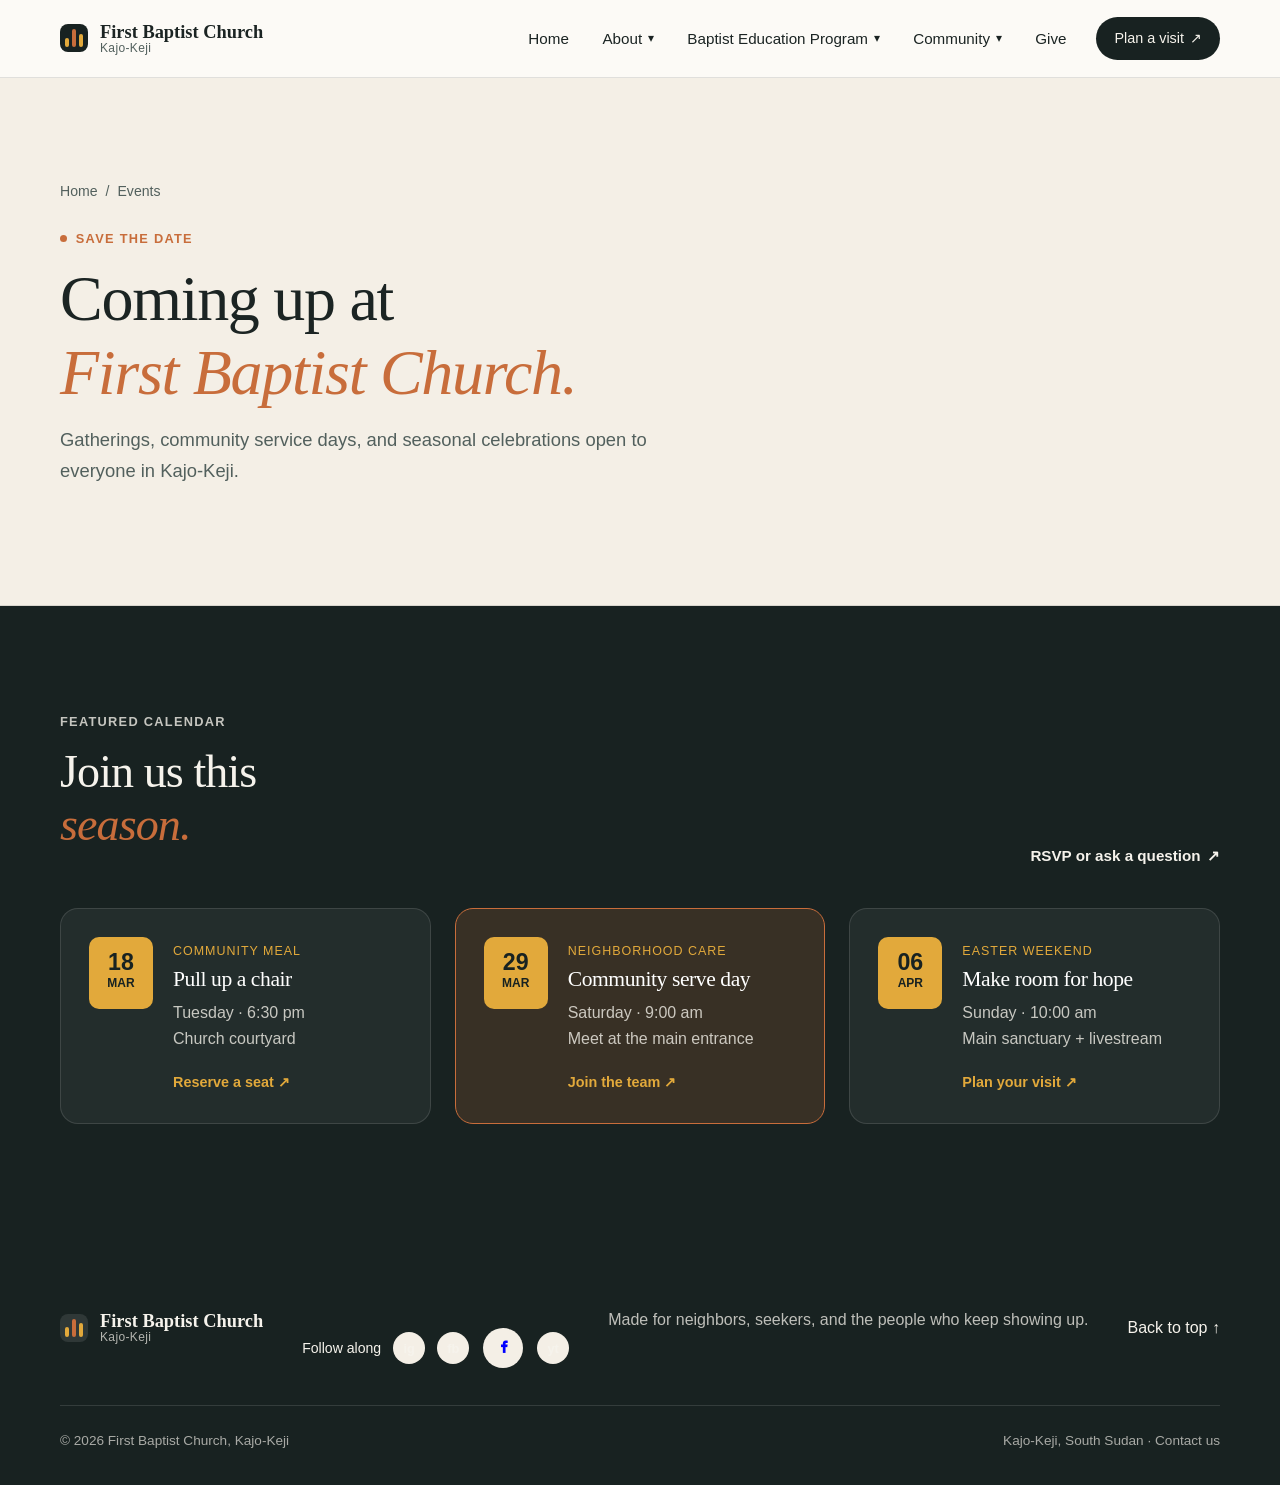
<file: pages/events.html>
<!doctype html>
<html lang="en">
<head>
  <meta charset="utf-8">
  <meta name="viewport" content="width=device-width, initial-scale=1">
  <meta name="description" content="Upcoming community meals, service days, and seasonal events at First Baptist Church, Kajo-Keji.">
  <title>Events — First Baptist Church, Kajo-Keji</title>
  <link rel="icon" type="image/png" href="../image/FBC-Logo.png" width="21" height="21" />
  <link rel="stylesheet" href="https://cdnjs.cloudflare.com/ajax/libs/font-awesome/4.7.0/css/font-awesome.min.css">
  <link rel="stylesheet" href="../styles.css">
</head>
<body>
  <a class="skip-link" href="#main-content">Skip to content</a>

  <header class="site-header" id="top">
    <div class="container header-inner">
      <a class="brand" href="../index.html" aria-label="First Baptist Church, Kajo-Keji home">
        <span class="brand-mark" aria-hidden="true"><span></span><span></span><span></span></span>
        <span class="brand-copy"><strong>First Baptist Church</strong><small>Kajo-Keji</small></span>
      </a>
      <button class="menu-toggle" type="button" aria-expanded="false" aria-controls="site-nav">
        <span></span><span></span><span></span><b class="sr-only">Open navigation</b>
      </button>
      <nav class="site-nav" id="site-nav" aria-label="Primary navigation">
        <a href="../index.html">Home</a>
        <div class="nav-dropdown">
          <button class="dropdown-trigger" type="button" aria-expanded="false" aria-haspopup="true">
            About <span class="chevron" aria-hidden="true">▾</span>
          </button>
          <div class="dropdown-menu" role="menu">
            <a href="our-story.html" role="menuitem">Our Story &amp; Mission</a>
            <a href="vision.html" role="menuitem">Vision</a>
            <a href="../index.html#beliefs" role="menuitem">Core Beliefs</a>
            <a href="plan-visit.html" role="menuitem">New Here? Plan a Visit</a>
          </div>
        </div>


        <div class="nav-dropdown">
          <button class="dropdown-trigger" type="button" aria-expanded="false" aria-haspopup="true">
            Baptist Education Program <span class="chevron" aria-hidden="true">▾</span>
          </button>
          <div class="dropdown-menu" role="menu">
            <a href="pages/nurseryprimary.html" role="menuitem">Nursery &amp; Primary School</a>
            <a href="pages/primary.html" role="menuitem">Primary School </a>
            <a href="pages/ebca.html" role="menuitem">Secondary School</a>
            <a href="pages/ecu.html" role="menuitem">ECU University</a>
          </div>
        </div>


        <div class="nav-dropdown">
          <button class="dropdown-trigger" type="button" aria-expanded="false" aria-haspopup="true">
            Community <span class="chevron" aria-hidden="true">▾</span>
          </button>
          <div class="dropdown-menu" role="menu">
            <a href="gatherings.html" role="menuitem">Weekly Gatherings</a>
            <a href="ministries.html" role="menuitem">Ministries &amp; Groups</a>
            <a href="events.html" class="active" role="menuitem">Upcoming Events</a>
          </div>
        </div>
        <a href="../index.html#giving">Give</a>
        <a href="plan-visit.html" class="nav-cta">Plan a visit <span aria-hidden="true">↗</span></a>
      </nav>
    </div>
  </header>

  <main id="main-content">
    <section class="page-banner section-pad section-tint">
      <div class="container">
        <nav class="breadcrumb" aria-label="Breadcrumb"><a href="../index.html">Home</a> <span>/</span> <span>Events</span></nav>
        <p class="eyebrow"><span class="eyebrow-dot"></span> Save the date</p>
        <h1>Coming up at<br><em>First Baptist Church.</em></h1>
        <p class="lead">Gatherings, community service days, and seasonal celebrations open to everyone in Kajo-Keji.</p>
      </div>
    </section>

    <section class="events section-pad section-dark" id="events" aria-labelledby="events-title">
      <div class="container">
        <div class="events-top reveal">
          <div><p class="eyebrow eyebrow-light">Featured calendar</p><h2 id="events-title">Join us this<br><em>season.</em></h2></div>
          <a class="text-link text-link-light" href="../index.html#contact">RSVP or ask a question <span aria-hidden="true">↗</span></a>
        </div>
        <div class="event-grid">
          <article class="event-card reveal"><div class="event-date"><strong>18</strong><span>MAR</span></div><div><span class="event-type">Community meal</span><h3>Pull up a chair</h3><p>Tuesday · 6:30 pm<br>Church courtyard</p><a href="../index.html#contact">Reserve a seat <span aria-hidden="true">↗</span></a></div></article>
          <article class="event-card event-card-accent reveal reveal-delay"><div class="event-date"><strong>29</strong><span>MAR</span></div><div><span class="event-type">Neighborhood care</span><h3>Community serve day</h3><p>Saturday · 9:00 am<br>Meet at the main entrance</p><a href="../index.html#contact">Join the team <span aria-hidden="true">↗</span></a></div></article>
          <article class="event-card reveal reveal-delay-2"><div class="event-date"><strong>06</strong><span>APR</span></div><div><span class="event-type">Easter weekend</span><h3>Make room for hope</h3><p>Sunday · 10:00 am<br>Main sanctuary + livestream</p><a href="../index.html#contact">Plan your visit <span aria-hidden="true">↗</span></a></div></article>
        </div>
      </div>
    </section>
  </main>

  <footer class="site-footer">
    <div class="container footer-inner">
      <a class="brand footer-brand" href="../index.html">
        <span class="brand-mark" aria-hidden="true"><span></span><span></span><span></span></span>
        <span class="brand-copy"><strong>First Baptist Church</strong><small>Kajo-Keji</small></span>
      </a>


    <div class="social-row">
            <span>Follow along</span>
            <a href="#contact" aria-label="Instagram">ig</a>
            <a href="#contact" aria-label="Facebook">fb</a>
            <!-- Add font awesome icons -->
            <a href="https://www.facebook.com/share/19hE2TgLnS/" class="fa fa-facebook"></a>

            <a href="#contact" aria-label="YouTube">yt</a>
    </div>


      
      <p>Made for neighbors, seekers, and the people who keep showing up.</p>
      <a href="#top" class="back-top">Back to top ↑</a>
    </div>
    <div class="container footer-bottom">
      <span>© 2026 First Baptist Church, Kajo-Keji</span>
      <span>Kajo-Keji, South Sudan · <a href="../index.html#contact">Contact us</a></span>
    </div>
  </footer>
  <script src="../script.js"></script>
</body>
</html>
</file>
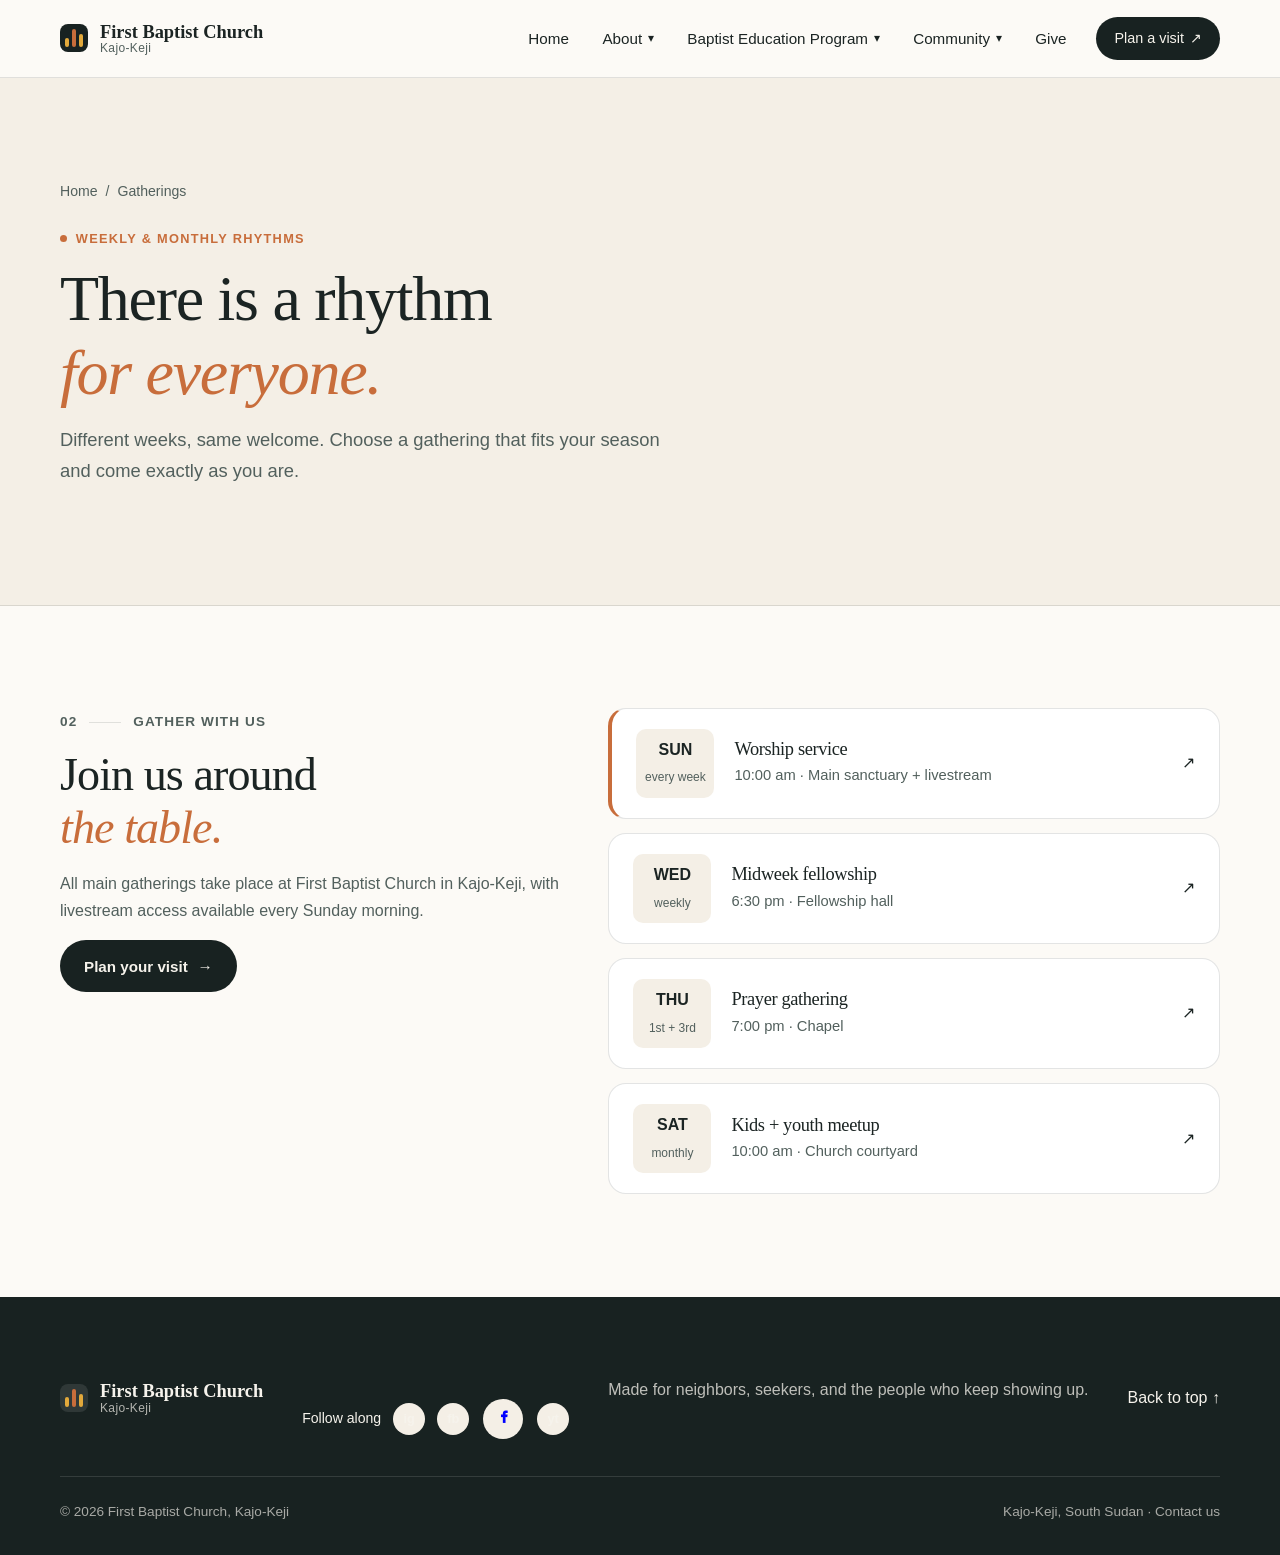
<file: pages/gatherings.html>
<!doctype html>
<html lang="en">
<head>
  <meta charset="utf-8">
  <meta name="viewport" content="width=device-width, initial-scale=1">
  <meta name="description" content="Weekly worship services and community gathering times at First Baptist Church, Kajo-Keji.">
  <title>Gatherings — First Baptist Church, Kajo-Keji</title>
 <link rel="icon" type="image/png" href="../image/FBC-Logo.png" width="21" height="21" />
  <link rel="stylesheet" href="https://cdnjs.cloudflare.com/ajax/libs/font-awesome/4.7.0/css/font-awesome.min.css">
  <link rel="stylesheet" href="../styles.css">
</head>
<body>
  <a class="skip-link" href="#main-content">Skip to content</a>

  <header class="site-header" id="top">
    <div class="container header-inner">
      <a class="brand" href="../index.html" aria-label="First Baptist Church, Kajo-Keji home">
        <span class="brand-mark" aria-hidden="true"><span></span><span></span><span></span></span>
        <span class="brand-copy"><strong>First Baptist Church</strong><small>Kajo-Keji</small></span>
      </a>
      <button class="menu-toggle" type="button" aria-expanded="false" aria-controls="site-nav">
        <span></span><span></span><span></span><b class="sr-only">Open navigation</b>
      </button>
      <nav class="site-nav" id="site-nav" aria-label="Primary navigation">
        <a href="../index.html">Home</a>
        <div class="nav-dropdown">
          <button class="dropdown-trigger" type="button" aria-expanded="false" aria-haspopup="true">
            About <span class="chevron" aria-hidden="true">▾</span>
          </button>
          <div class="dropdown-menu" role="menu">
            <a href="our-story.html" role="menuitem">Our Story &amp; Mission</a>
            <a href="vision.html" role="menuitem">Vision</a>
            <a href="../index.html#beliefs" role="menuitem">Core Beliefs</a>
            <a href="plan-visit.html" role="menuitem">New Here? Plan a Visit</a>
          </div>
        </div>


        <div class="nav-dropdown">
          <button class="dropdown-trigger" type="button" aria-expanded="false" aria-haspopup="true">
            Baptist Education Program <span class="chevron" aria-hidden="true">▾</span>
          </button>
          <div class="dropdown-menu" role="menu">
            <a href="pages/nurseryprimary.html" role="menuitem">Nursery &amp; Primary School</a>
            <a href="pages/primary.html" role="menuitem">Primary School </a>
            <a href="pages/ebca.html" role="menuitem">Secondary School</a>
            <a href="pages/ecu.html" role="menuitem">ECU University</a>
          </div>
        </div>

        <div class="nav-dropdown">
          <button class="dropdown-trigger" type="button" aria-expanded="false" aria-haspopup="true">
            Community <span class="chevron" aria-hidden="true">▾</span>
          </button>
          <div class="dropdown-menu" role="menu">
            <a href="gatherings.html" class="active" role="menuitem">Weekly Gatherings</a>
            <a href="ministries.html" role="menuitem">Ministries &amp; Groups</a>
            <a href="events.html" role="menuitem">Upcoming Events</a>
          </div>
        </div>
        <a href="../index.html#giving">Give</a>
        <a href="plan-visit.html" class="nav-cta">Plan a visit <span aria-hidden="true">↗</span></a>
      </nav>
    </div>
  </header>

  <main id="main-content">
    <section class="page-banner section-pad section-tint">
      <div class="container">
        <nav class="breadcrumb" aria-label="Breadcrumb"><a href="../index.html">Home</a> <span>/</span> <span>Gatherings</span></nav>
        <p class="eyebrow"><span class="eyebrow-dot"></span> Weekly &amp; monthly rhythms</p>
        <h1>There is a rhythm<br><em>for everyone.</em></h1>
        <p class="lead">Different weeks, same welcome. Choose a gathering that fits your season and come exactly as you are.</p>
      </div>
    </section>

    <section class="gatherings section-pad" id="gatherings" aria-labelledby="gatherings-title">
      <div class="container gatherings-grid">
        <div class="gatherings-copy reveal">
          <div class="section-kicker"><span>02</span><span class="kicker-rule"></span><span>Gather with us</span></div>
          <h2 id="gatherings-title">Join us around<br><em>the table.</em></h2>
          <p>All main gatherings take place at First Baptist Church in Kajo-Keji, with livestream access available every Sunday morning.</p>
          <a class="button button-dark" href="plan-visit.html">Plan your visit <span aria-hidden="true">→</span></a>
        </div>
        <div class="schedule reveal reveal-delay" role="list">
          <article class="schedule-row featured-row" role="listitem"><div class="day-badge"><strong>SUN</strong><span>every week</span></div><div><h3>Worship service</h3><p>10:00 am · Main sanctuary + livestream</p></div><span class="row-arrow" aria-hidden="true">↗</span></article>
          <article class="schedule-row" role="listitem"><div class="day-badge"><strong>WED</strong><span>weekly</span></div><div><h3>Midweek fellowship</h3><p>6:30 pm · Fellowship hall</p></div><span class="row-arrow" aria-hidden="true">↗</span></article>
          <article class="schedule-row" role="listitem"><div class="day-badge"><strong>THU</strong><span>1st + 3rd</span></div><div><h3>Prayer gathering</h3><p>7:00 pm · Chapel</p></div><span class="row-arrow" aria-hidden="true">↗</span></article>
          <article class="schedule-row" role="listitem"><div class="day-badge"><strong>SAT</strong><span>monthly</span></div><div><h3>Kids + youth meetup</h3><p>10:00 am · Church courtyard</p></div><span class="row-arrow" aria-hidden="true">↗</span></article>
        </div>
      </div>
    </section>
  </main>

  <footer class="site-footer">
    <div class="container footer-inner">
      <a class="brand footer-brand" href="../index.html">
        <span class="brand-mark" aria-hidden="true"><span></span><span></span><span></span></span>
        <span class="brand-copy"><strong>First Baptist Church</strong><small>Kajo-Keji</small></span>
      </a>

    <div class="social-row">
            <span>Follow along</span>
            <a href="#contact" aria-label="Instagram">ig</a>
            <a href="#contact" aria-label="Facebook">fb</a>
            <!-- Add font awesome icons -->
            <a href="https://www.facebook.com/share/19hE2TgLnS/" class="fa fa-facebook"></a>

            <a href="#contact" aria-label="YouTube">yt</a>
    </div>


      <p>Made for neighbors, seekers, and the people who keep showing up.</p>
      <a href="#top" class="back-top">Back to top ↑</a>
    </div>
    <div class="container footer-bottom">
      <span>© 2026 First Baptist Church, Kajo-Keji</span>
      <span>Kajo-Keji, South Sudan · <a href="../index.html#contact">Contact us</a></span>
    </div>
  </footer>
  <script src="../script.js"></script>
</body>
</html>
</file>
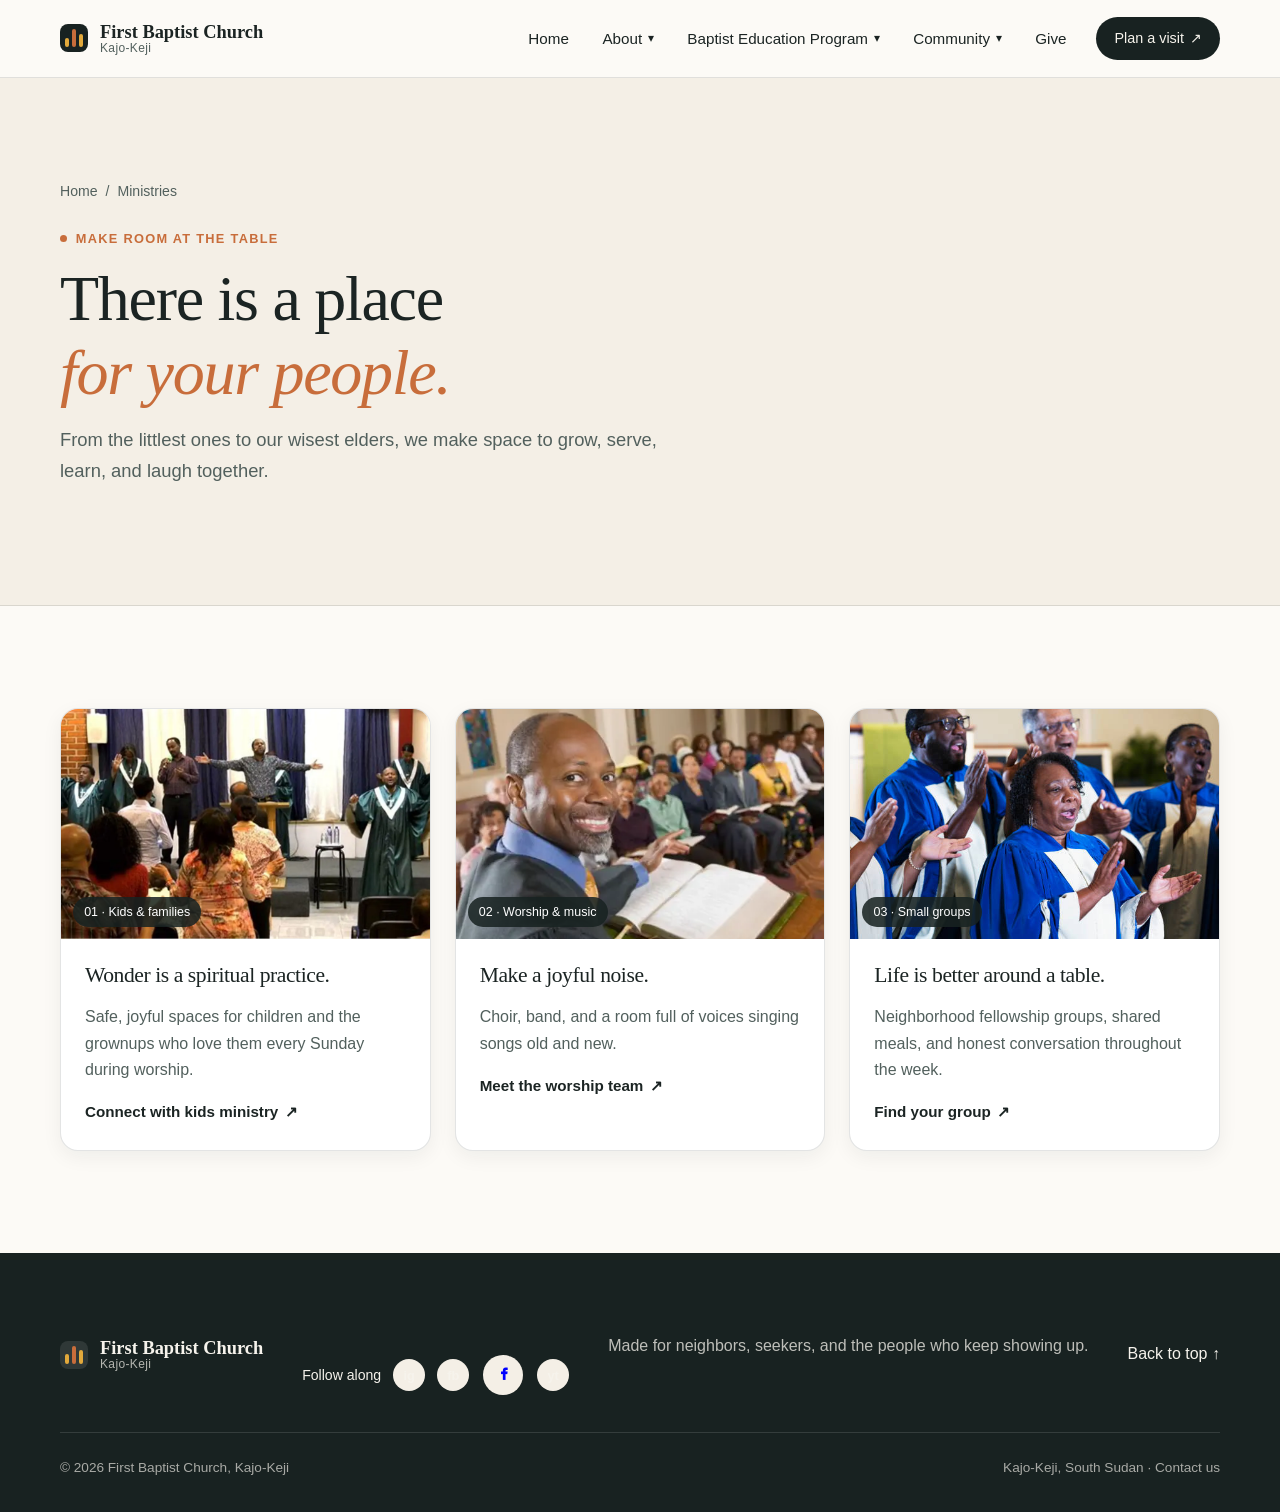
<file: pages/ministries.html>
<!doctype html>
<html lang="en">
<head>
  <meta charset="utf-8">
  <meta name="viewport" content="width=device-width, initial-scale=1">
  <meta name="description" content="Kids, music, and small group ministries at First Baptist Church, Kajo-Keji.">
  <title>Ministries — First Baptist Church, Kajo-Keji</title>
  <link rel="icon" type="image/png" href="../image/FBC-Logo.png" width="21" height="21" />
  <link rel="stylesheet" href="https://cdnjs.cloudflare.com/ajax/libs/font-awesome/4.7.0/css/font-awesome.min.css">
  <link rel="stylesheet" href="../styles.css">
</head>
<body>
  <a class="skip-link" href="#main-content">Skip to content</a>

  <header class="site-header" id="top">
    <div class="container header-inner">
      <a class="brand" href="../index.html" aria-label="First Baptist Church, Kajo-Keji home">
        <span class="brand-mark" aria-hidden="true"><span></span><span></span><span></span></span>
        <span class="brand-copy"><strong>First Baptist Church</strong><small>Kajo-Keji</small></span>
      </a>
      <button class="menu-toggle" type="button" aria-expanded="false" aria-controls="site-nav">
        <span></span><span></span><span></span><b class="sr-only">Open navigation</b>
      </button>
      <nav class="site-nav" id="site-nav" aria-label="Primary navigation">
        <a href="../index.html">Home</a>
        <div class="nav-dropdown">
          <button class="dropdown-trigger" type="button" aria-expanded="false" aria-haspopup="true">
            About <span class="chevron" aria-hidden="true">▾</span>
          </button>
          <div class="dropdown-menu" role="menu">
            <a href="our-story.html" role="menuitem">Our Story &amp; Mission</a>
            <a href="vision.html" role="menuitem">Vision</a>
            <a href="../index.html#beliefs" role="menuitem">Core Beliefs</a>
            <a href="plan-visit.html" role="menuitem">New Here? Plan a Visit</a>
          </div>
        </div>


        <div class="nav-dropdown">
          <button class="dropdown-trigger" type="button" aria-expanded="false" aria-haspopup="true">
            Baptist Education Program <span class="chevron" aria-hidden="true">▾</span>
          </button>
          <div class="dropdown-menu" role="menu">
            <a href="pages/nurseryprimary.html" role="menuitem">Nursery &amp; Primary School</a>
            <a href="pages/primary.html" role="menuitem">Primary School </a>
            <a href="pages/ebca.html" role="menuitem">Secondary School</a>
            <a href="pages/ecu.html" role="menuitem">ECU University</a>
          </div>
        </div>


        <div class="nav-dropdown">
          <button class="dropdown-trigger" type="button" aria-expanded="false" aria-haspopup="true">
            Community <span class="chevron" aria-hidden="true">▾</span>
          </button>
          <div class="dropdown-menu" role="menu">
            <a href="gatherings.html" role="menuitem">Weekly Gatherings</a>
            <a href="ministries.html" class="active" role="menuitem">Ministries &amp; Groups</a>
            <a href="events.html" role="menuitem">Upcoming Events</a>
          </div>
        </div>
        <a href="../index.html#giving">Give</a>
        <a href="plan-visit.html" class="nav-cta">Plan a visit <span aria-hidden="true">↗</span></a>
      </nav>
    </div>
  </header>

  <main id="main-content">
    <section class="page-banner section-pad section-tint">
      <div class="container">
        <nav class="breadcrumb" aria-label="Breadcrumb"><a href="../index.html">Home</a> <span>/</span> <span>Ministries</span></nav>
        <p class="eyebrow"><span class="eyebrow-dot"></span> Make room at the table</p>
        <h1>There is a place<br><em>for your people.</em></h1>
        <p class="lead">From the littlest ones to our wisest elders, we make space to grow, serve, learn, and laugh together.</p>
      </div>
    </section>

    <section class="ministries section-pad" id="ministries" aria-labelledby="ministries-title">
      <div class="container">
        <div class="ministry-grid">
          <article class="ministry-card ministry-card-large reveal">
            <div class="ministry-image"><img src="../image/4.webp" alt="Illustrated children learning together"><span class="image-label">01 · Kids &amp; families</span></div>
            <div class="ministry-card-body"><h3>Wonder is a spiritual practice.</h3><p>Safe, joyful spaces for children and the grownups who love them every Sunday during worship.</p><a href="../index.html#contact" class="arrow-link">Connect with kids ministry <span aria-hidden="true">↗</span></a></div>
          </article>
          <article class="ministry-card reveal reveal-delay">
            <div class="ministry-image"><img src="../image/OIP.webp" alt="Illustrated community music gathering"><span class="image-label">02 · Worship &amp; music</span></div>
            <div class="ministry-card-body"><h3>Make a joyful noise.</h3><p>Choir, band, and a room full of voices singing songs old and new.</p><a href="../index.html#contact" class="arrow-link">Meet the worship team <span aria-hidden="true">↗</span></a></div>
          </article>
          <article class="ministry-card reveal reveal-delay-2">
            <div class="ministry-image"><img src="../image/2.jpg" alt="Illustrated neighbors sharing a meal"><span class="image-label">03 · Small groups</span></div>
            <div class="ministry-card-body"><h3>Life is better around a table.</h3><p>Neighborhood fellowship groups, shared meals, and honest conversation throughout the week.</p><a href="../index.html#contact" class="arrow-link">Find your group <span aria-hidden="true">↗</span></a></div>
          </article>
        </div>
      </div>
    </section>
  </main>

  <footer class="site-footer">
    <div class="container footer-inner">
      <a class="brand footer-brand" href="../index.html">
        <span class="brand-mark" aria-hidden="true"><span></span><span></span><span></span></span>
        <span class="brand-copy"><strong>First Baptist Church</strong><small>Kajo-Keji</small></span>
      </a>


    <div class="social-row">
            <span>Follow along</span>
            <a href="#contact" aria-label="Instagram">ig</a>
            <a href="#contact" aria-label="Facebook">fb</a>
            <!-- Add font awesome icons -->
            <a href="https://www.facebook.com/share/19hE2TgLnS/" class="fa fa-facebook"></a>

            <a href="#contact" aria-label="YouTube">yt</a>
    </div>


      <p>Made for neighbors, seekers, and the people who keep showing up.</p>
      <a href="#top" class="back-top">Back to top ↑</a>
    </div>
    <div class="container footer-bottom">
      <span>© 2026 First Baptist Church, Kajo-Keji</span>
      <span>Kajo-Keji, South Sudan · <a href="../index.html#contact">Contact us</a></span>
    </div>
  </footer>
  <script src="../script.js"></script>
</body>
</html>
</file>
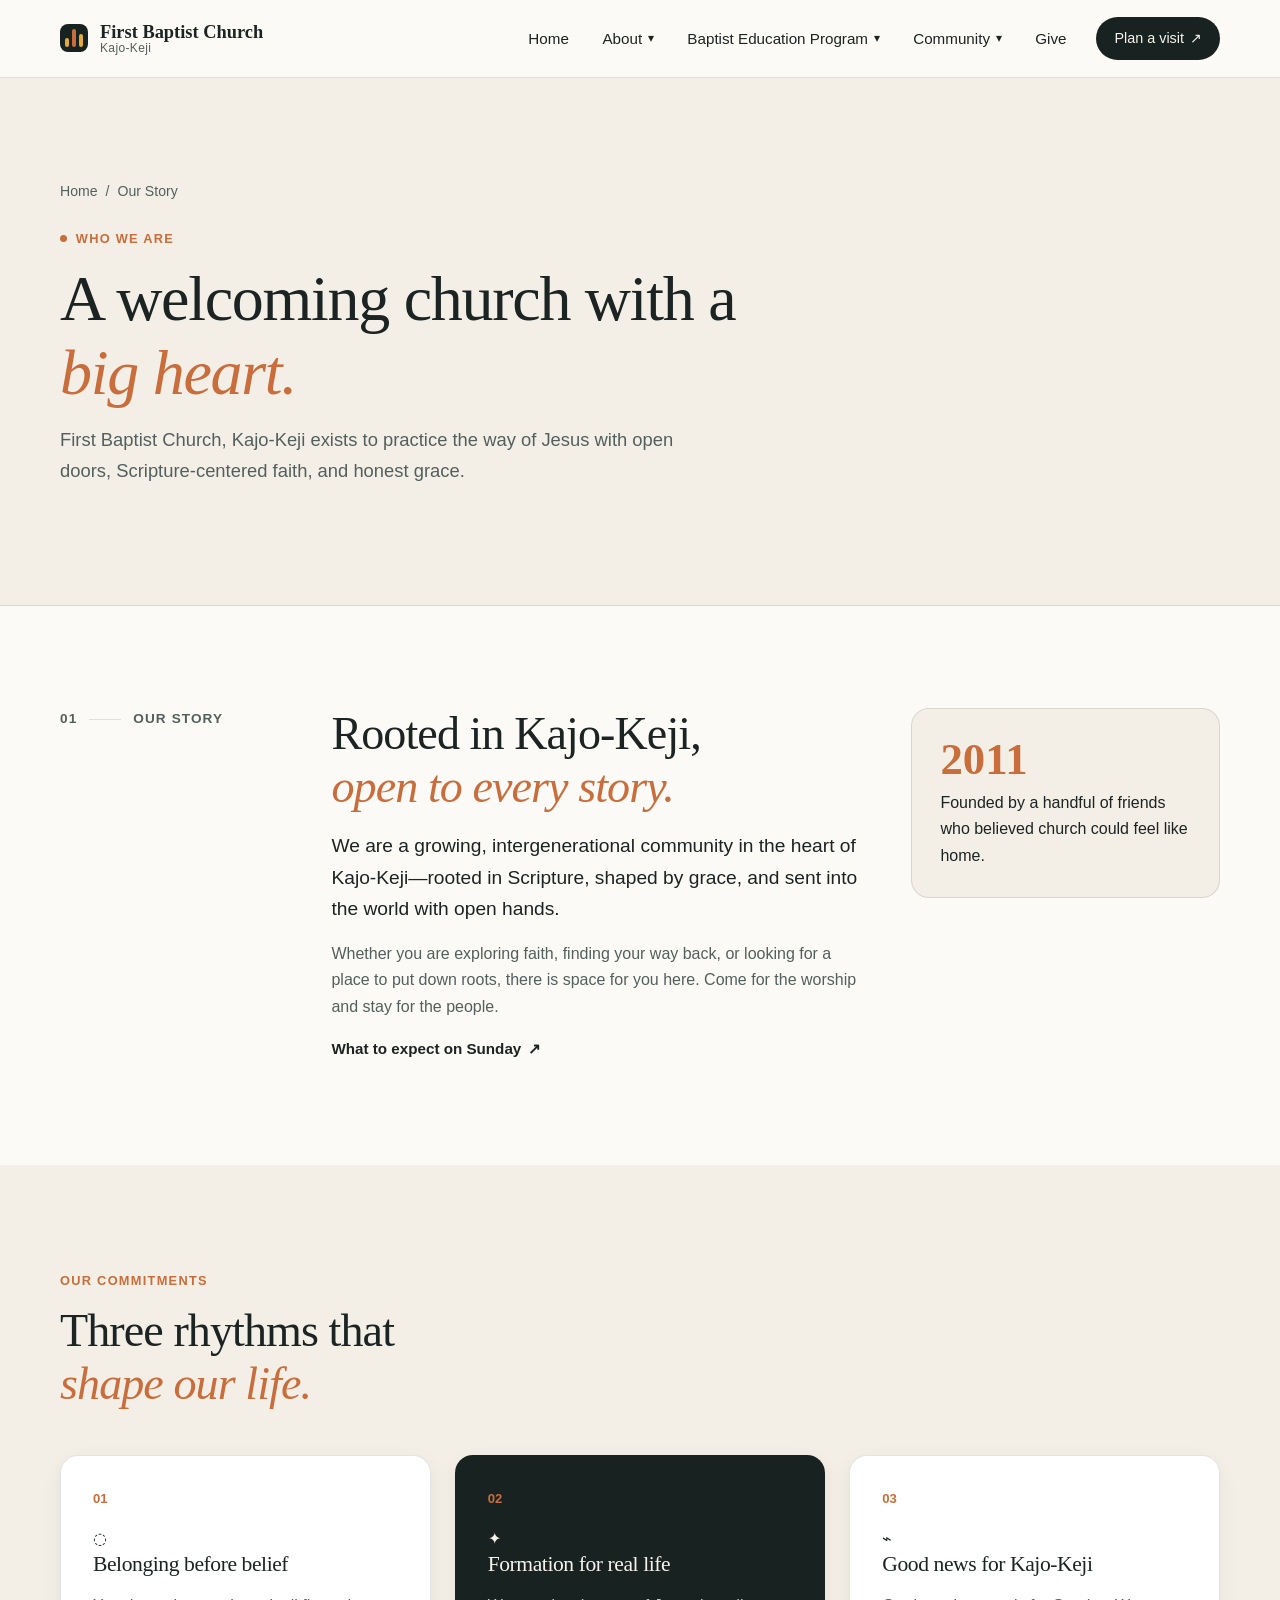
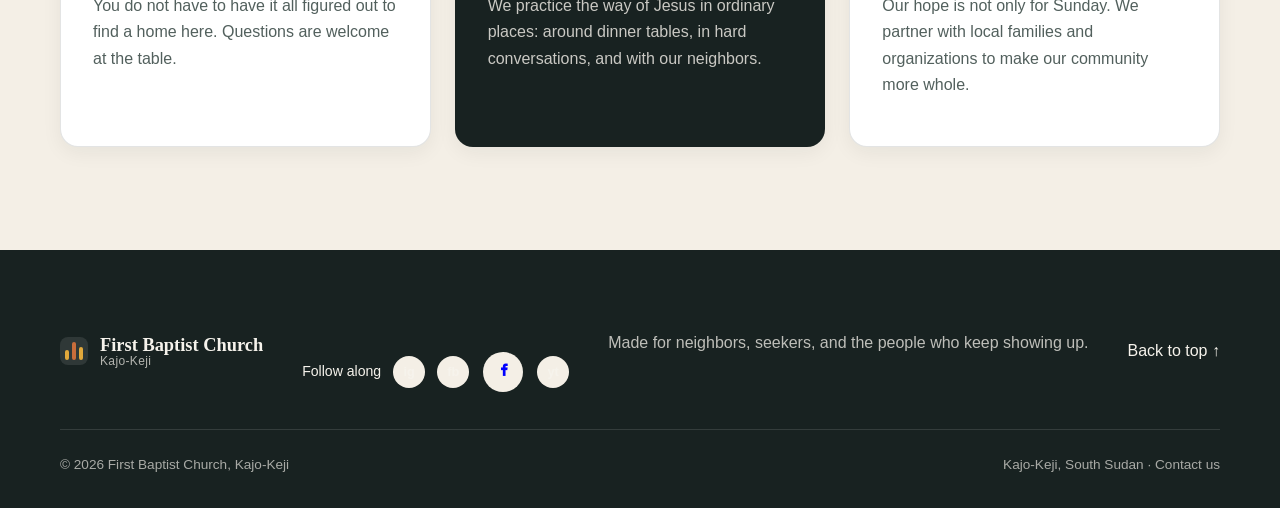
<file: pages/our-story.html>
<!doctype html>
<html lang="en">
<head>
  <meta charset="utf-8">
  <meta name="viewport" content="width=device-width, initial-scale=1">
  <meta name="description" content="Learn about First Baptist Church, Kajo-Keji's story, mission, and beliefs.">
  <title>Our Story — First Baptist Church, Kajo-Keji</title>
  <link rel="icon" type="image/png" href="../image/FBC-Logo.png" width="21" height="21" />
  <link rel="stylesheet" href="https://cdnjs.cloudflare.com/ajax/libs/font-awesome/4.7.0/css/font-awesome.min.css">
  <link rel="stylesheet" href="../styles.css">
</head>
<body>
  <a class="skip-link" href="#main-content">Skip to content</a>

  <header class="site-header" id="top">
    <div class="container header-inner">
      <a class="brand" href="../index.html" aria-label="First Baptist Church, Kajo-Keji home">
        <span class="brand-mark" aria-hidden="true"><span></span><span></span><span></span></span>
        <span class="brand-copy"><strong>First Baptist Church</strong><small>Kajo-Keji</small></span>
      </a>
      <button class="menu-toggle" type="button" aria-expanded="false" aria-controls="site-nav">
        <span></span><span></span><span></span><b class="sr-only">Open navigation</b>
      </button>
      <nav class="site-nav" id="site-nav" aria-label="Primary navigation">
        <a href="../index.html">Home</a>
        <div class="nav-dropdown">
          <button class="dropdown-trigger" type="button" aria-expanded="false" aria-haspopup="true">
            About <span class="chevron" aria-hidden="true">▾</span>
          </button>
          <div class="dropdown-menu" role="menu">
            <a href="our-story.html" class="active" role="menuitem">Our Story &amp; Mission</a>
            <a href="../index.html#beliefs" role="menuitem">Core Beliefs</a>
            <a href="vision.html" role="menuitem">Vision</a>
            <a href="plan-visit.html" role="menuitem">New Here? Plan a Visit</a>
          </div>
        </div>


        <div class="nav-dropdown">
          <button class="dropdown-trigger" type="button" aria-expanded="false" aria-haspopup="true">
            Baptist Education Program <span class="chevron" aria-hidden="true">▾</span>
          </button>
          <div class="dropdown-menu" role="menu">
            <a href="pages/nurseryprimary.html" role="menuitem">Nursery &amp; Primary School</a>
            <a href="pages/primary.html" role="menuitem">Primary School </a>
            <a href="pages/ebca.html" role="menuitem">Secondary School</a>
            <a href="pages/ecu.html" role="menuitem">ECU University</a>
          </div>
        </div>


        <div class="nav-dropdown">
          <button class="dropdown-trigger" type="button" aria-expanded="false" aria-haspopup="true">
            Community <span class="chevron" aria-hidden="true">▾</span>
          </button>
          <div class="dropdown-menu" role="menu">
            <a href="gatherings.html" role="menuitem">Weekly Gatherings</a>
            <a href="ministries.html" role="menuitem">Ministries &amp; Groups</a>
            <a href="events.html" role="menuitem">Upcoming Events</a>
          </div>
        </div>
        <a href="../index.html#giving">Give</a>
        <a href="plan-visit.html" class="nav-cta">Plan a visit <span aria-hidden="true">↗</span></a>
      </nav>
    </div>
  </header>

  <main id="main-content">
    <section class="page-banner section-pad section-tint">
      <div class="container">
        <nav class="breadcrumb" aria-label="Breadcrumb"><a href="../index.html">Home</a> <span>/</span> <span>Our Story</span></nav>
        <p class="eyebrow"><span class="eyebrow-dot"></span> Who we are</p>
        <h1>A welcoming church with a<br><em>big heart.</em></h1>
        <p class="lead">First Baptist Church, Kajo-Keji exists to practice the way of Jesus with open doors, Scripture-centered faith, and honest grace.</p>
      </div>
    </section>

    <section class="intro section-pad" id="about" aria-labelledby="about-title">
      <div class="container intro-grid">
        <div class="section-kicker reveal"><span>01</span><span class="kicker-rule"></span><span>Our story</span></div>
        <div class="intro-content reveal reveal-delay">
          <h2 id="about-title">Rooted in Kajo-Keji,<br><em>open to every story.</em></h2>
          <p class="lead">We are a growing, intergenerational community in the heart of Kajo-Keji—rooted in Scripture, shaped by grace, and sent into the world with open hands.</p>
          <div class="intro-details">
            <p>Whether you are exploring faith, finding your way back, or looking for a place to put down roots, there is space for you here. Come for the worship and stay for the people.</p>
            <a class="arrow-link" href="plan-visit.html">What to expect on Sunday <span aria-hidden="true">↗</span></a>
          </div>
        </div>
        <div class="intro-stat reveal reveal-delay-2"><strong>2011</strong><span>Founded by a handful of friends who believed church could feel like home.</span></div>
      </div>
    </section>

    <section class="values section-pad section-tint">
      <div class="container">
        <div class="section-heading reveal"><p class="eyebrow">Our commitments</p><h2>Three rhythms that<br><em>shape our life.</em></h2></div>
        <div class="value-grid">
          <article class="value-card reveal"><span class="value-number">01</span><div class="value-icon" aria-hidden="true">◌</div><h3>Belonging before belief</h3><p>You do not have to have it all figured out to find a home here. Questions are welcome at the table.</p></article>
          <article class="value-card value-card-featured reveal reveal-delay"><span class="value-number">02</span><div class="value-icon" aria-hidden="true">✦</div><h3>Formation for real life</h3><p>We practice the way of Jesus in ordinary places: around dinner tables, in hard conversations, and with our neighbors.</p></article>
          <article class="value-card reveal reveal-delay-2"><span class="value-number">03</span><div class="value-icon" aria-hidden="true">⌁</div><h3>Good news for Kajo-Keji</h3><p>Our hope is not only for Sunday. We partner with local families and organizations to make our community more whole.</p></article>
        </div>
      </div>
    </section>
  </main>

  <footer class="site-footer">
    <div class="container footer-inner">
      <a class="brand footer-brand" href="../index.html">
        <span class="brand-mark" aria-hidden="true"><span></span><span></span><span></span></span>
        <span class="brand-copy"><strong>First Baptist Church</strong><small>Kajo-Keji</small></span>
      </a>


    <div class="social-row">
            <span>Follow along</span>
            <a href="#contact" aria-label="Instagram">ig</a>
            <a href="#contact" aria-label="Facebook">fb</a>
            <!-- Add font awesome icons -->
            <a href="https://www.facebook.com/share/19hE2TgLnS/" class="fa fa-facebook"></a>

            <a href="#contact" aria-label="YouTube">yt</a>
    </div>


      
      <p>Made for neighbors, seekers, and the people who keep showing up.</p>
      <a href="#top" class="back-top">Back to top ↑</a>
    </div>
    <div class="container footer-bottom">
      <span>© 2026 First Baptist Church, Kajo-Keji</span>
      <span>Kajo-Keji, South Sudan · <a href="../index.html#contact">Contact us</a></span>
    </div>
  </footer>
  <script src="../script.js"></script>
</body>
</html>
</file>
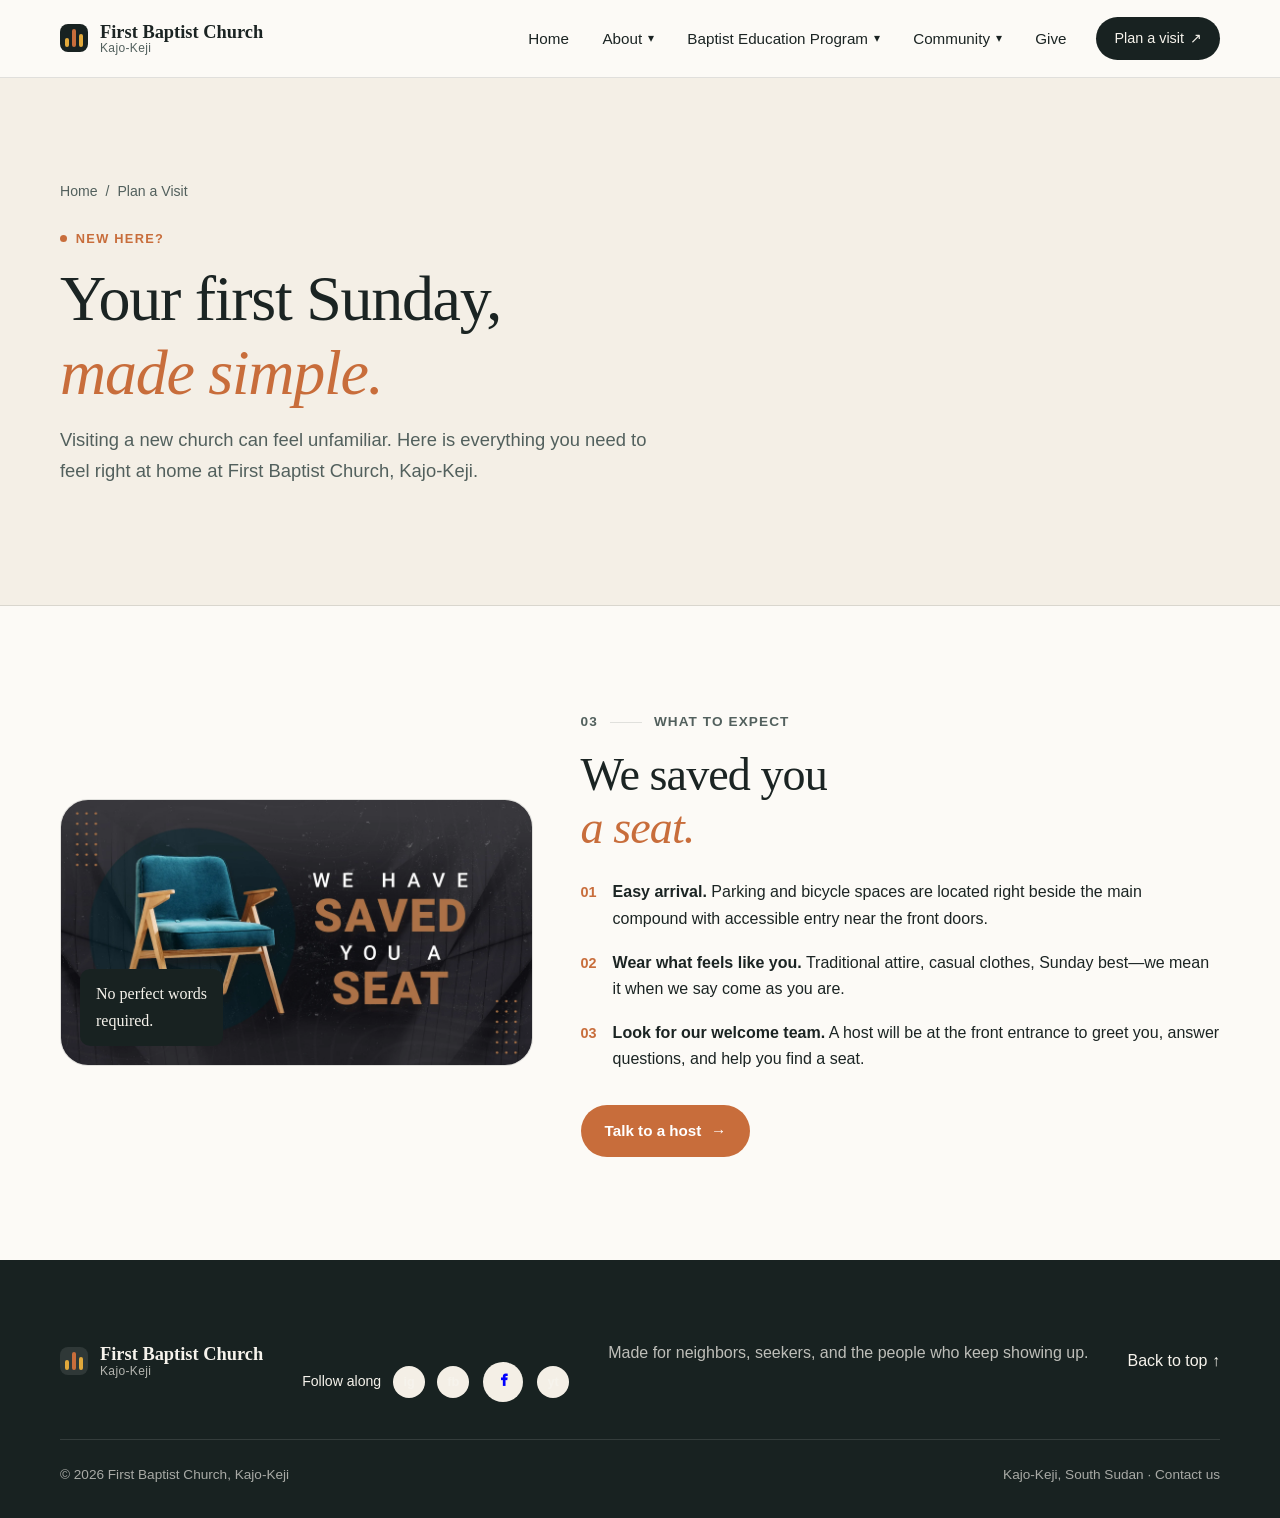
<file: pages/plan-visit.html>
<!doctype html>
<html lang="en">
<head>
  <meta charset="utf-8">
  <meta name="viewport" content="width=device-width, initial-scale=1">
  <meta name="description" content="What to expect on your first Sunday at First Baptist Church, Kajo-Keji.">
  <title>Plan a Visit — First Baptist Church, Kajo-Keji</title>
 <link rel="icon" type="image/png" href="../image/FBC-Logo.png" width="21" height="21" />
  <link rel="stylesheet" href="https://cdnjs.cloudflare.com/ajax/libs/font-awesome/4.7.0/css/font-awesome.min.css">
  <link rel="stylesheet" href="../styles.css">
</head>
<body>
  <a class="skip-link" href="#main-content">Skip to content</a>

  <header class="site-header" id="top">
    <div class="container header-inner">
      <a class="brand" href="../index.html" aria-label="First Baptist Church, Kajo-Keji home">
        <span class="brand-mark" aria-hidden="true"><span></span><span></span><span></span></span>
        <span class="brand-copy"><strong>First Baptist Church</strong><small>Kajo-Keji</small></span>
      </a>
      <button class="menu-toggle" type="button" aria-expanded="false" aria-controls="site-nav">
        <span></span><span></span><span></span><b class="sr-only">Open navigation</b>
      </button>
      <nav class="site-nav" id="site-nav" aria-label="Primary navigation">
        <a href="../index.html">Home</a>
        <div class="nav-dropdown">
          <button class="dropdown-trigger" type="button" aria-expanded="false" aria-haspopup="true">
            About <span class="chevron" aria-hidden="true">▾</span>
          </button>
          <div class="dropdown-menu" role="menu">
            <a href="our-story.html" role="menuitem">Our Story &amp; Mission</a>
            <a href="vision.html" role="menuitem">Vision</a>
            <a href="../index.html#beliefs" role="menuitem">Core Beliefs</a>
            <a href="plan-visit.html" class="active" role="menuitem">New Here? Plan a Visit</a>
          </div>
        </div>


        <div class="nav-dropdown">
          <button class="dropdown-trigger" type="button" aria-expanded="false" aria-haspopup="true">
            Baptist Education Program <span class="chevron" aria-hidden="true">▾</span>
          </button>
          <div class="dropdown-menu" role="menu">
            <a href="pages/nurseryprimary.html" role="menuitem">Nursery &amp; Primary School</a>
            <a href="pages/primary.html" role="menuitem">Primary School </a>
            <a href="pages/ebca.html" role="menuitem">Secondary School</a>
            <a href="pages/ecu.html" role="menuitem">ECU University</a>
          </div>
        </div>


        <div class="nav-dropdown">
          <button class="dropdown-trigger" type="button" aria-expanded="false" aria-haspopup="true">
            Community <span class="chevron" aria-hidden="true">▾</span>
          </button>
          <div class="dropdown-menu" role="menu">
            <a href="gatherings.html" role="menuitem">Weekly Gatherings</a>
            <a href="ministries.html" role="menuitem">Ministries &amp; Groups</a>
            <a href="events.html" role="menuitem">Upcoming Events</a>
          </div>
        </div>
        <a href="../index.html#giving">Give</a>
        <a href="plan-visit.html" class="nav-cta">Plan a visit <span aria-hidden="true">↗</span></a>
      </nav>
    </div>
  </header>

  <main id="main-content">
    <section class="page-banner section-pad section-tint">
      <div class="container">
        <nav class="breadcrumb" aria-label="Breadcrumb"><a href="../index.html">Home</a> <span>/</span> <span>Plan a Visit</span></nav>
        <p class="eyebrow"><span class="eyebrow-dot"></span> New here?</p>
        <h1>Your first Sunday,<br><em>made simple.</em></h1>
        <p class="lead">Visiting a new church can feel unfamiliar. Here is everything you need to feel right at home at First Baptist Church, Kajo-Keji.</p>
      </div>
    </section>

    <section class="new-here section-pad" id="new-here" aria-labelledby="new-here-title">
      <div class="container new-here-grid">
        <div class="new-here-art reveal"><img src="../image/seat.webp" alt="Illustrated open church door with warm light"><span class="door-caption">No perfect words<br>required.</span></div>
        <div class="new-here-copy reveal reveal-delay">
          <div class="section-kicker"><span>03</span><span class="kicker-rule"></span><span>What to expect</span></div>
          <h2 id="new-here-title">We saved you<br><em>a seat.</em></h2>
          <div class="expect-list">
            <div><span>01</span><p><strong>Easy arrival.</strong> Parking and bicycle spaces are located right beside the main compound with accessible entry near the front doors.</p></div>
            <div><span>02</span><p><strong>Wear what feels like you.</strong> Traditional attire, casual clothes, Sunday best—we mean it when we say come as you are.</p></div>
            <div><span>03</span><p><strong>Look for our welcome team.</strong> A host will be at the front entrance to greet you, answer questions, and help you find a seat.</p></div>
          </div>
          <a class="button button-primary" href="../index.html#contact">Talk to a host <span aria-hidden="true">→</span></a>
        </div>
      </div>
    </section>
  </main>

  <footer class="site-footer">
    <div class="container footer-inner">
      <a class="brand footer-brand" href="../index.html">
        <span class="brand-mark" aria-hidden="true"><span></span><span></span><span></span></span>
        <span class="brand-copy"><strong>First Baptist Church</strong><small>Kajo-Keji</small></span>
      </a>


    <div class="social-row">
            <span>Follow along</span>
            <a href="#contact" aria-label="Instagram">ig</a>
            <a href="#contact" aria-label="Facebook">fb</a>
            <!-- Add font awesome icons -->
            <a href="https://www.facebook.com/share/19hE2TgLnS/" class="fa fa-facebook"></a>

            <a href="#contact" aria-label="YouTube">yt</a>
    </div>


      
      <p>Made for neighbors, seekers, and the people who keep showing up.</p>
      <a href="#top" class="back-top">Back to top ↑</a>
    </div>
    <div class="container footer-bottom">
      <span>© 2026 First Baptist Church, Kajo-Keji</span>
      <span>Kajo-Keji, South Sudan · <a href="../index.html#contact">Contact us</a></span>
    </div>
  </footer>
  <script src="../script.js"></script>
</body>
</html>
</file>
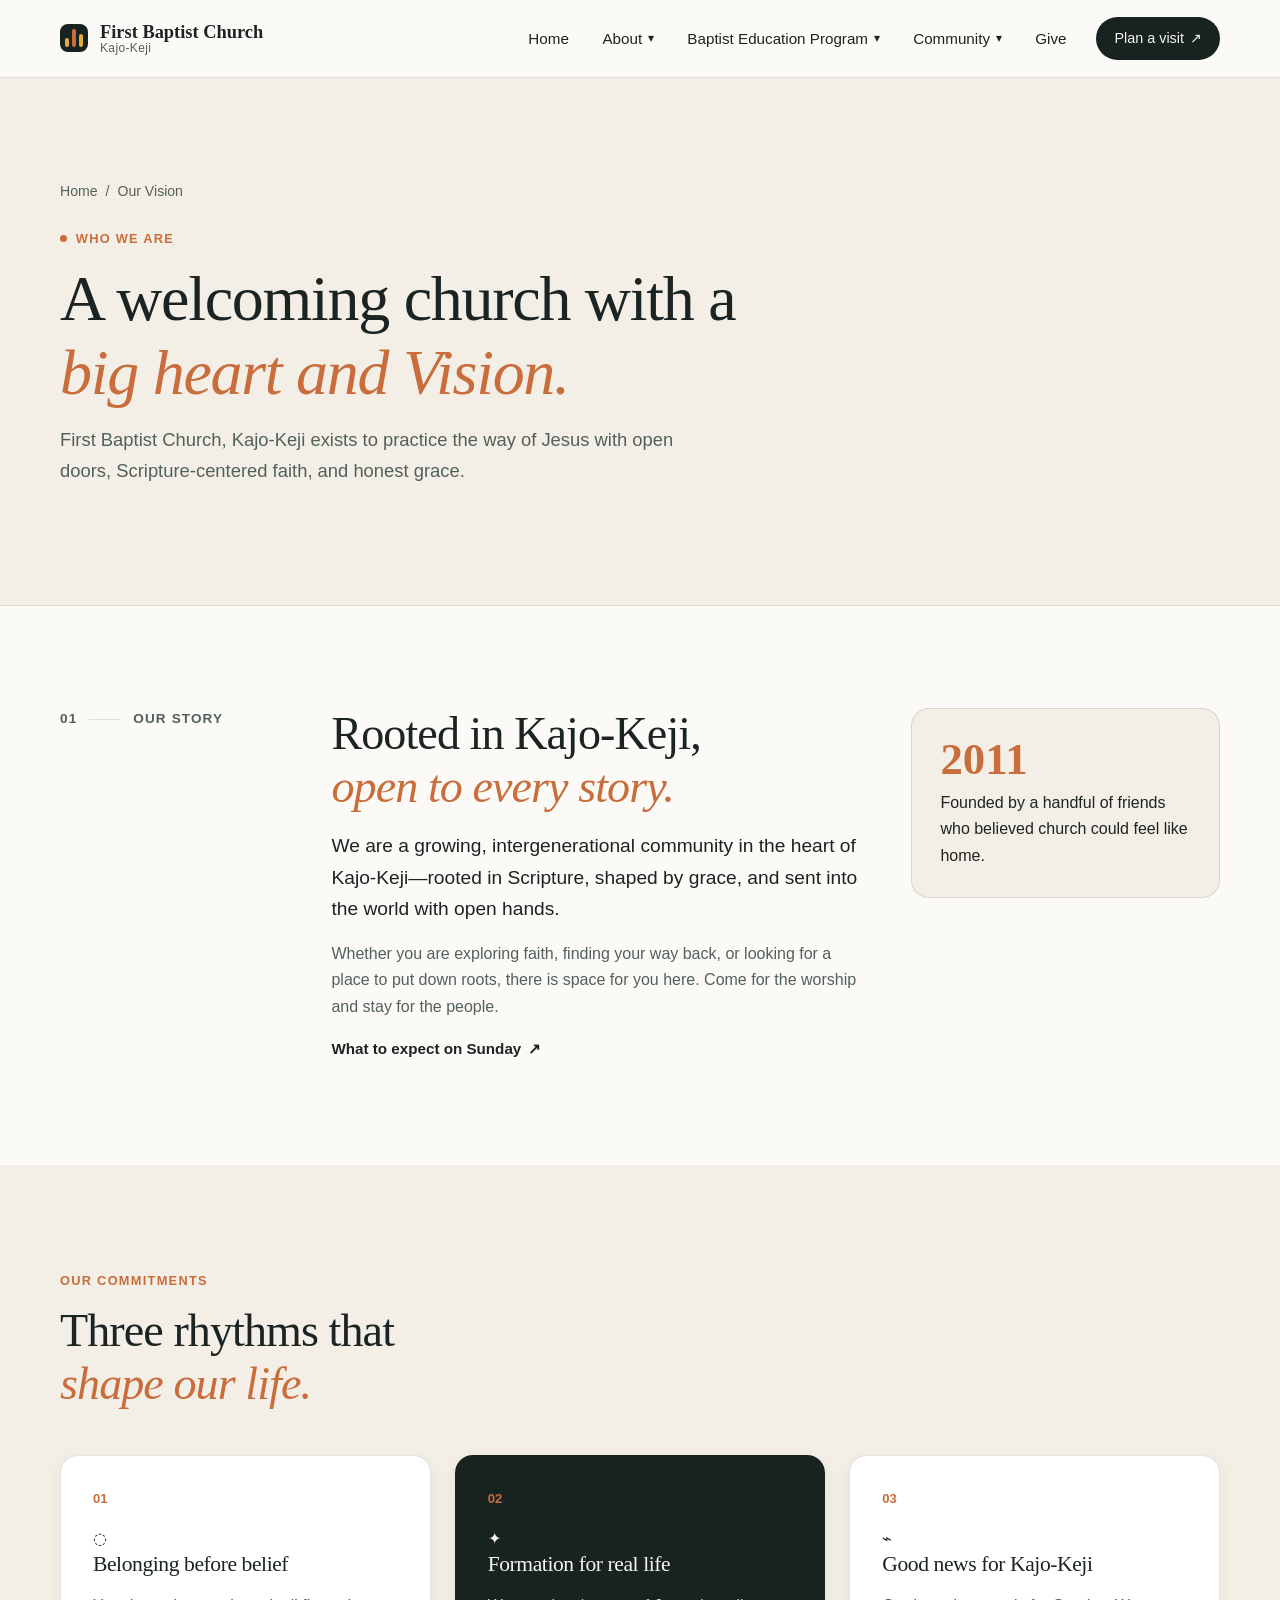
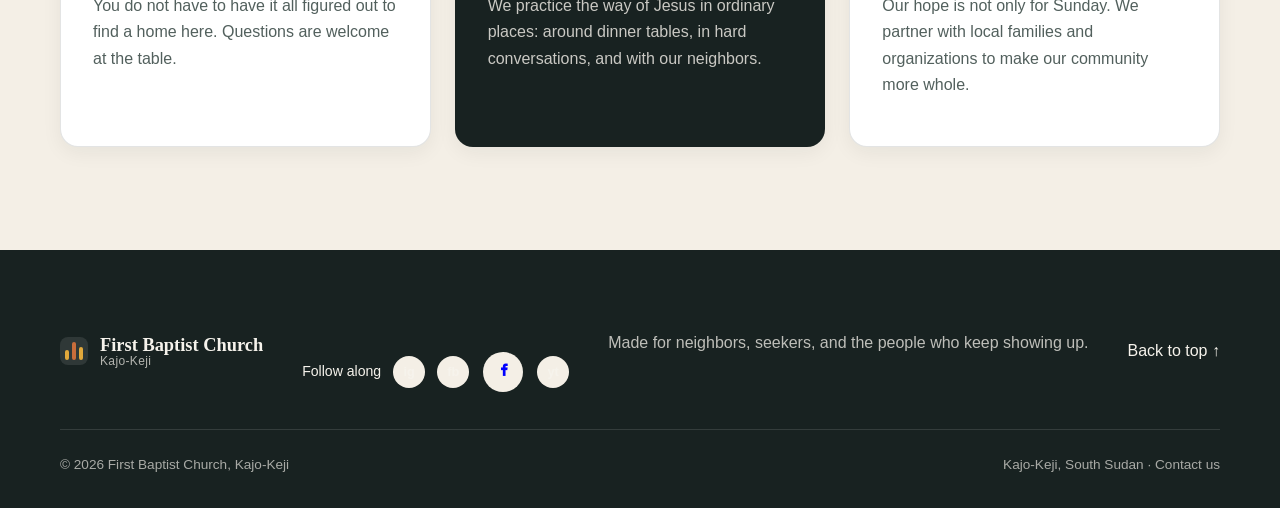
<file: pages/vision.html>
<!doctype html>
<html lang="en">
<head>
  <meta charset="utf-8">
  <meta name="viewport" content="width=device-width, initial-scale=1">
  <meta name="description" content="Learn about First Baptist Church, Kajo-Keji's story, mission, and beliefs.">
  <title>Our Story — First Baptist Church, Kajo-Keji</title>
 <link rel="icon" type="image/png" href="../image/FBC-Logo.png" width="21" height="21" />
  <link rel="stylesheet" href="https://cdnjs.cloudflare.com/ajax/libs/font-awesome/4.7.0/css/font-awesome.min.css">
  <link rel="stylesheet" href="../styles.css">
</head>
<body>
  <a class="skip-link" href="#main-content">Skip to content</a>

  <header class="site-header" id="top">
    <div class="container header-inner">
      <a class="brand" href="../index.html" aria-label="First Baptist Church, Kajo-Keji home">
        <span class="brand-mark" aria-hidden="true"><span></span><span></span><span></span></span>
        <span class="brand-copy"><strong>First Baptist Church</strong><small>Kajo-Keji</small></span>
      </a>
      <button class="menu-toggle" type="button" aria-expanded="false" aria-controls="site-nav">
        <span></span><span></span><span></span><b class="sr-only">Open navigation</b>
      </button>
      <nav class="site-nav" id="site-nav" aria-label="Primary navigation">
        <a href="../index.html">Home</a>
        <div class="nav-dropdown">
          <button class="dropdown-trigger" type="button" aria-expanded="false" aria-haspopup="true">
            About <span class="chevron" aria-hidden="true">▾</span>
          </button>
          <div class="dropdown-menu" role="menu">
            <a href="our-story.html" class="active" role="menuitem">Our Story &amp; Mission</a>
            <a href="vision.html" role="menuitem">Vision</a>
            <a href="../index.html#beliefs" role="menuitem">Core Beliefs</a>
            <a href="plan-visit.html" role="menuitem">New Here? Plan a Visit</a>
          </div>
        </div>


        <div class="nav-dropdown">
          <button class="dropdown-trigger" type="button" aria-expanded="false" aria-haspopup="true">
            Baptist Education Program <span class="chevron" aria-hidden="true">▾</span>
          </button>
          <div class="dropdown-menu" role="menu">
            <a href="pages/nurseryprimary.html" role="menuitem">Nursery &amp; Primary School</a>
            <a href="pages/primary.html" role="menuitem">Primary School </a>
            <a href="pages/ebca.html" role="menuitem">Secondary School</a>
            <a href="pages/ecu.html" role="menuitem">ECU University</a>
          </div>
        </div>

        <div class="nav-dropdown">
          <button class="dropdown-trigger" type="button" aria-expanded="false" aria-haspopup="true">
            Community <span class="chevron" aria-hidden="true">▾</span>
          </button>
          <div class="dropdown-menu" role="menu">
            <a href="gatherings.html" role="menuitem">Weekly Gatherings</a>
            <a href="ministries.html" role="menuitem">Ministries &amp; Groups</a>
            <a href="events.html" role="menuitem">Upcoming Events</a>
          </div>
        </div>
        <a href="../index.html#giving">Give</a>
        <a href="plan-visit.html" class="nav-cta">Plan a visit <span aria-hidden="true">↗</span></a>
      </nav>
    </div>
  </header>

  <main id="main-content">
    <section class="page-banner section-pad section-tint">
      <div class="container">
        <nav class="breadcrumb" aria-label="Breadcrumb"><a href="../index.html">Home</a> <span>/</span> <span>Our Vision</span></nav>
        <p class="eyebrow"><span class="eyebrow-dot"></span> Who we are</p>
        <h1>A welcoming church with a<br><em>big heart and Vision.</em></h1>
        <p class="lead">First Baptist Church, Kajo-Keji exists to practice the way of Jesus with open doors, Scripture-centered faith, and honest grace.</p>
      </div>
    </section>

    <section class="intro section-pad" id="about" aria-labelledby="about-title">
      <div class="container intro-grid">
        <div class="section-kicker reveal"><span>01</span><span class="kicker-rule"></span><span>Our story</span></div>
        <div class="intro-content reveal reveal-delay">
          <h2 id="about-title">Rooted in Kajo-Keji,<br><em>open to every story.</em></h2>
          <p class="lead">We are a growing, intergenerational community in the heart of Kajo-Keji—rooted in Scripture, shaped by grace, and sent into the world with open hands.</p>
          <div class="intro-details">
            <p>Whether you are exploring faith, finding your way back, or looking for a place to put down roots, there is space for you here. Come for the worship and stay for the people.</p>
            <a class="arrow-link" href="plan-visit.html">What to expect on Sunday <span aria-hidden="true">↗</span></a>
          </div>
        </div>
        <div class="intro-stat reveal reveal-delay-2"><strong>2011</strong><span>Founded by a handful of friends who believed church could feel like home.</span></div>
      </div>
    </section>

    <section class="values section-pad section-tint">
      <div class="container">
        <div class="section-heading reveal"><p class="eyebrow">Our commitments</p><h2>Three rhythms that<br><em>shape our life.</em></h2></div>
        <div class="value-grid">
          <article class="value-card reveal"><span class="value-number">01</span><div class="value-icon" aria-hidden="true">◌</div><h3>Belonging before belief</h3><p>You do not have to have it all figured out to find a home here. Questions are welcome at the table.</p></article>
          <article class="value-card value-card-featured reveal reveal-delay"><span class="value-number">02</span><div class="value-icon" aria-hidden="true">✦</div><h3>Formation for real life</h3><p>We practice the way of Jesus in ordinary places: around dinner tables, in hard conversations, and with our neighbors.</p></article>
          <article class="value-card reveal reveal-delay-2"><span class="value-number">03</span><div class="value-icon" aria-hidden="true">⌁</div><h3>Good news for Kajo-Keji</h3><p>Our hope is not only for Sunday. We partner with local families and organizations to make our community more whole.</p></article>
        </div>
      </div>
    </section>
  </main>

  <footer class="site-footer">
    <div class="container footer-inner">
      <a class="brand footer-brand" href="../index.html">
        <span class="brand-mark" aria-hidden="true"><span></span><span></span><span></span></span>
        <span class="brand-copy"><strong>First Baptist Church</strong><small>Kajo-Keji</small></span>
      </a>


    <div class="social-row">
            <span>Follow along</span>
            <a href="#contact" aria-label="Instagram">ig</a>
            <a href="#contact" aria-label="Facebook">fb</a>
            <!-- Add font awesome icons -->
            <a href="https://www.facebook.com/share/19hE2TgLnS/" class="fa fa-facebook"></a>

            <a href="#contact" aria-label="YouTube">yt</a>
    </div>


      <p>Made for neighbors, seekers, and the people who keep showing up.</p>
      <a href="#top" class="back-top">Back to top ↑</a>
    </div>
    <div class="container footer-bottom">
      <span>© 2026 First Baptist Church, Kajo-Keji</span>
      <span>Kajo-Keji, South Sudan · <a href="../index.html#contact">Contact us</a></span>
    </div>
  </footer>
  <script src="../script.js"></script>
</body>
</html>
</file>
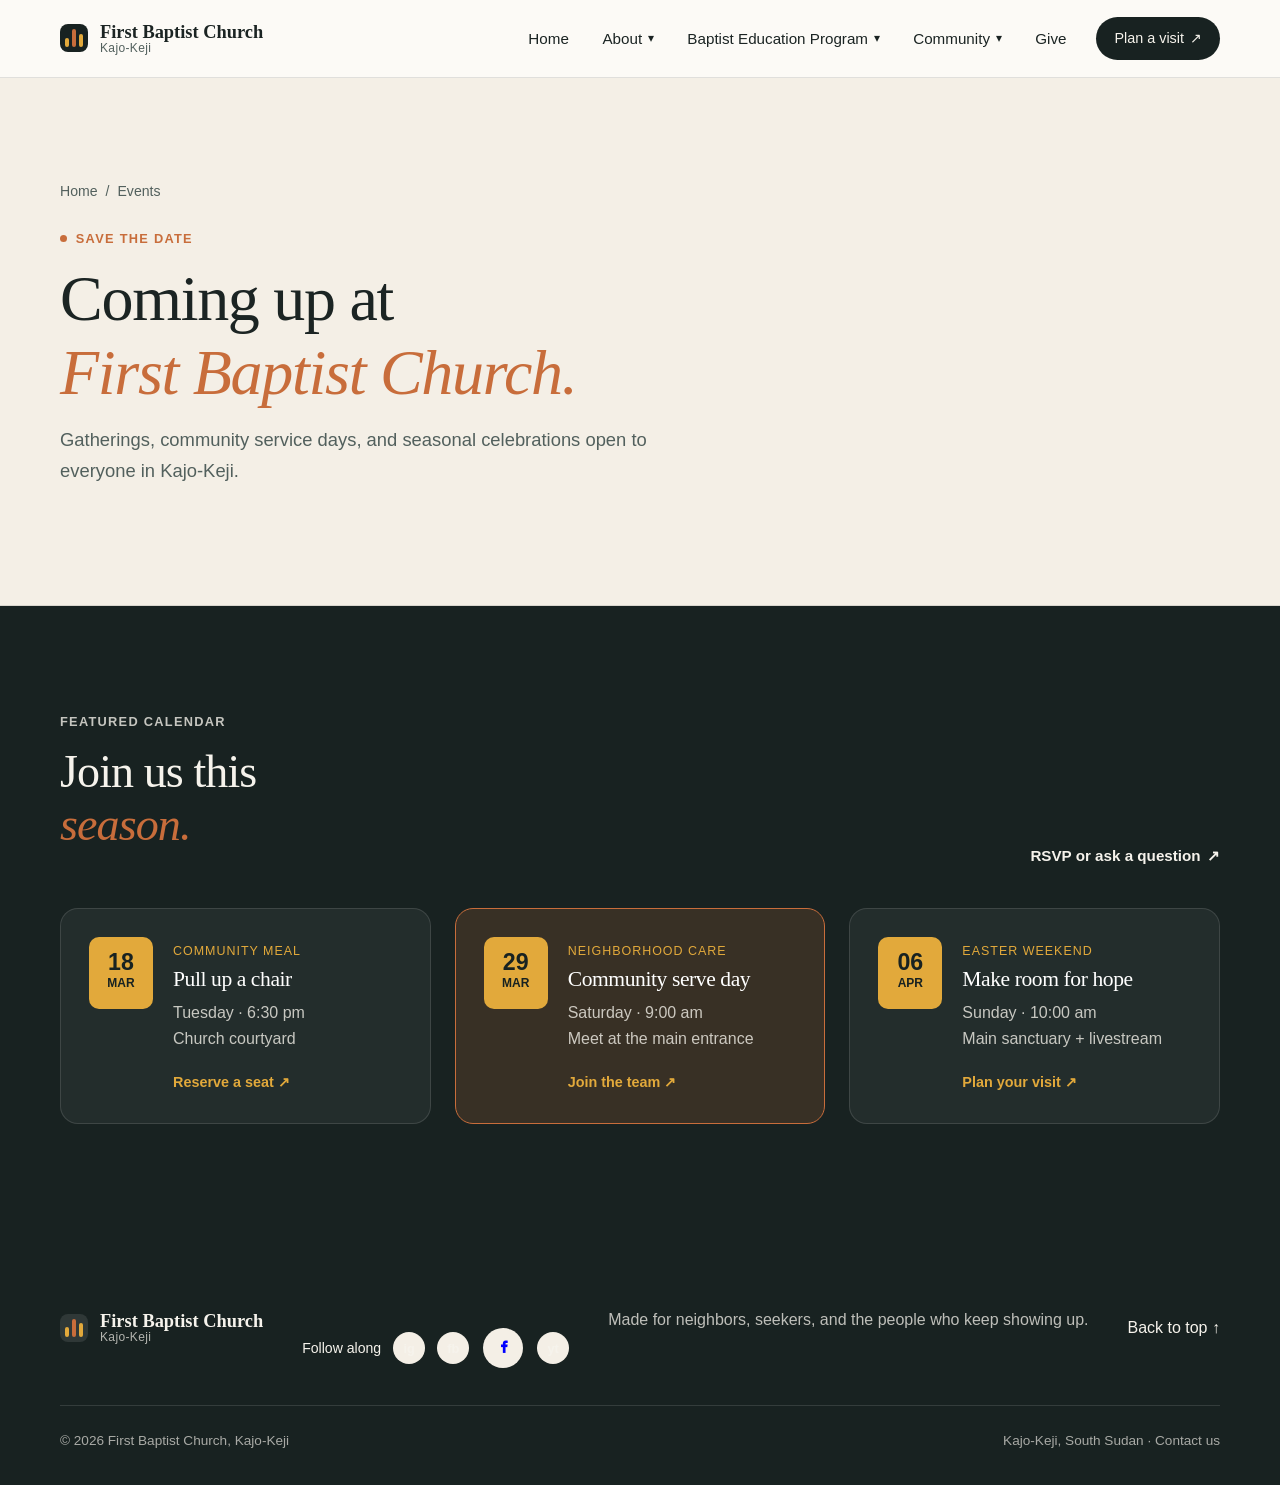
<file: .github/workflows/pages/events.html>
<!doctype html>
<html lang="en">
<head>
  <meta charset="utf-8">
  <meta name="viewport" content="width=device-width, initial-scale=1">
  <meta name="description" content="Upcoming community meals, service days, and seasonal events at First Baptist Church, Kajo-Keji.">
  <title>Events — First Baptist Church, Kajo-Keji</title>
  <link rel="icon" type="image/png" href="../image/FBC-logo.png" width="21" height="21" />
  <link rel="stylesheet" href="https://cdnjs.cloudflare.com/ajax/libs/font-awesome/4.7.0/css/font-awesome.min.css">
  <link rel="stylesheet" href="../styles.css">
</head>
<body>
  <a class="skip-link" href="#main-content">Skip to content</a>

  <header class="site-header" id="top">
    <div class="container header-inner">
      <a class="brand" href="../index.html" aria-label="First Baptist Church, Kajo-Keji home">
        <span class="brand-mark" aria-hidden="true"><span></span><span></span><span></span></span>
        <span class="brand-copy"><strong>First Baptist Church</strong><small>Kajo-Keji</small></span>
      </a>
      <button class="menu-toggle" type="button" aria-expanded="false" aria-controls="site-nav">
        <span></span><span></span><span></span><b class="sr-only">Open navigation</b>
      </button>
      <nav class="site-nav" id="site-nav" aria-label="Primary navigation">
        <a href="../index.html">Home</a>
        <div class="nav-dropdown">
          <button class="dropdown-trigger" type="button" aria-expanded="false" aria-haspopup="true">
            About <span class="chevron" aria-hidden="true">▾</span>
          </button>
          <div class="dropdown-menu" role="menu">
            <a href="our-story.html" role="menuitem">Our Story &amp; Mission</a>
            <a href="vision.html" role="menuitem">Vision</a>
            <a href="../index.html#beliefs" role="menuitem">Core Beliefs</a>
            <a href="plan-visit.html" role="menuitem">New Here? Plan a Visit</a>
          </div>
        </div>


        <div class="nav-dropdown">
          <button class="dropdown-trigger" type="button" aria-expanded="false" aria-haspopup="true">
            Baptist Education Program <span class="chevron" aria-hidden="true">▾</span>
          </button>
          <div class="dropdown-menu" role="menu">
            <a href="pages/nurseryprimary.html" role="menuitem">Nursery &amp; Primary School</a>
            <a href="pages/primary.html" role="menuitem">Primary School </a>
            <a href="pages/ebca.html" role="menuitem">Secondary School</a>
            <a href="pages/ecu.html" role="menuitem">ECU University</a>
          </div>
        </div>


        <div class="nav-dropdown">
          <button class="dropdown-trigger" type="button" aria-expanded="false" aria-haspopup="true">
            Community <span class="chevron" aria-hidden="true">▾</span>
          </button>
          <div class="dropdown-menu" role="menu">
            <a href="gatherings.html" role="menuitem">Weekly Gatherings</a>
            <a href="ministries.html" role="menuitem">Ministries &amp; Groups</a>
            <a href="events.html" class="active" role="menuitem">Upcoming Events</a>
          </div>
        </div>
        <a href="../index.html#giving">Give</a>
        <a href="plan-visit.html" class="nav-cta">Plan a visit <span aria-hidden="true">↗</span></a>
      </nav>
    </div>
  </header>

  <main id="main-content">
    <section class="page-banner section-pad section-tint">
      <div class="container">
        <nav class="breadcrumb" aria-label="Breadcrumb"><a href="../index.html">Home</a> <span>/</span> <span>Events</span></nav>
        <p class="eyebrow"><span class="eyebrow-dot"></span> Save the date</p>
        <h1>Coming up at<br><em>First Baptist Church.</em></h1>
        <p class="lead">Gatherings, community service days, and seasonal celebrations open to everyone in Kajo-Keji.</p>
      </div>
    </section>

    <section class="events section-pad section-dark" id="events" aria-labelledby="events-title">
      <div class="container">
        <div class="events-top reveal">
          <div><p class="eyebrow eyebrow-light">Featured calendar</p><h2 id="events-title">Join us this<br><em>season.</em></h2></div>
          <a class="text-link text-link-light" href="../index.html#contact">RSVP or ask a question <span aria-hidden="true">↗</span></a>
        </div>
        <div class="event-grid">
          <article class="event-card reveal"><div class="event-date"><strong>18</strong><span>MAR</span></div><div><span class="event-type">Community meal</span><h3>Pull up a chair</h3><p>Tuesday · 6:30 pm<br>Church courtyard</p><a href="../index.html#contact">Reserve a seat <span aria-hidden="true">↗</span></a></div></article>
          <article class="event-card event-card-accent reveal reveal-delay"><div class="event-date"><strong>29</strong><span>MAR</span></div><div><span class="event-type">Neighborhood care</span><h3>Community serve day</h3><p>Saturday · 9:00 am<br>Meet at the main entrance</p><a href="../index.html#contact">Join the team <span aria-hidden="true">↗</span></a></div></article>
          <article class="event-card reveal reveal-delay-2"><div class="event-date"><strong>06</strong><span>APR</span></div><div><span class="event-type">Easter weekend</span><h3>Make room for hope</h3><p>Sunday · 10:00 am<br>Main sanctuary + livestream</p><a href="../index.html#contact">Plan your visit <span aria-hidden="true">↗</span></a></div></article>
        </div>
      </div>
    </section>
  </main>

  <footer class="site-footer">
    <div class="container footer-inner">
      <a class="brand footer-brand" href="../index.html">
        <span class="brand-mark" aria-hidden="true"><span></span><span></span><span></span></span>
        <span class="brand-copy"><strong>First Baptist Church</strong><small>Kajo-Keji</small></span>
      </a>


    <div class="social-row">
            <span>Follow along</span>
            <a href="#contact" aria-label="Instagram">ig</a>
            <a href="#contact" aria-label="Facebook">fb</a>
            <!-- Add font awesome icons -->
            <a href="https://www.facebook.com/share/19hE2TgLnS/" class="fa fa-facebook"></a>

            <a href="#contact" aria-label="YouTube">yt</a>
    </div>


      
      <p>Made for neighbors, seekers, and the people who keep showing up.</p>
      <a href="#top" class="back-top">Back to top ↑</a>
    </div>
    <div class="container footer-bottom">
      <span>© 2026 First Baptist Church, Kajo-Keji</span>
      <span>Kajo-Keji, South Sudan · <a href="../index.html#contact">Contact us</a></span>
    </div>
  </footer>
  <script src="../script.js"></script>
</body>
</html>
</file>
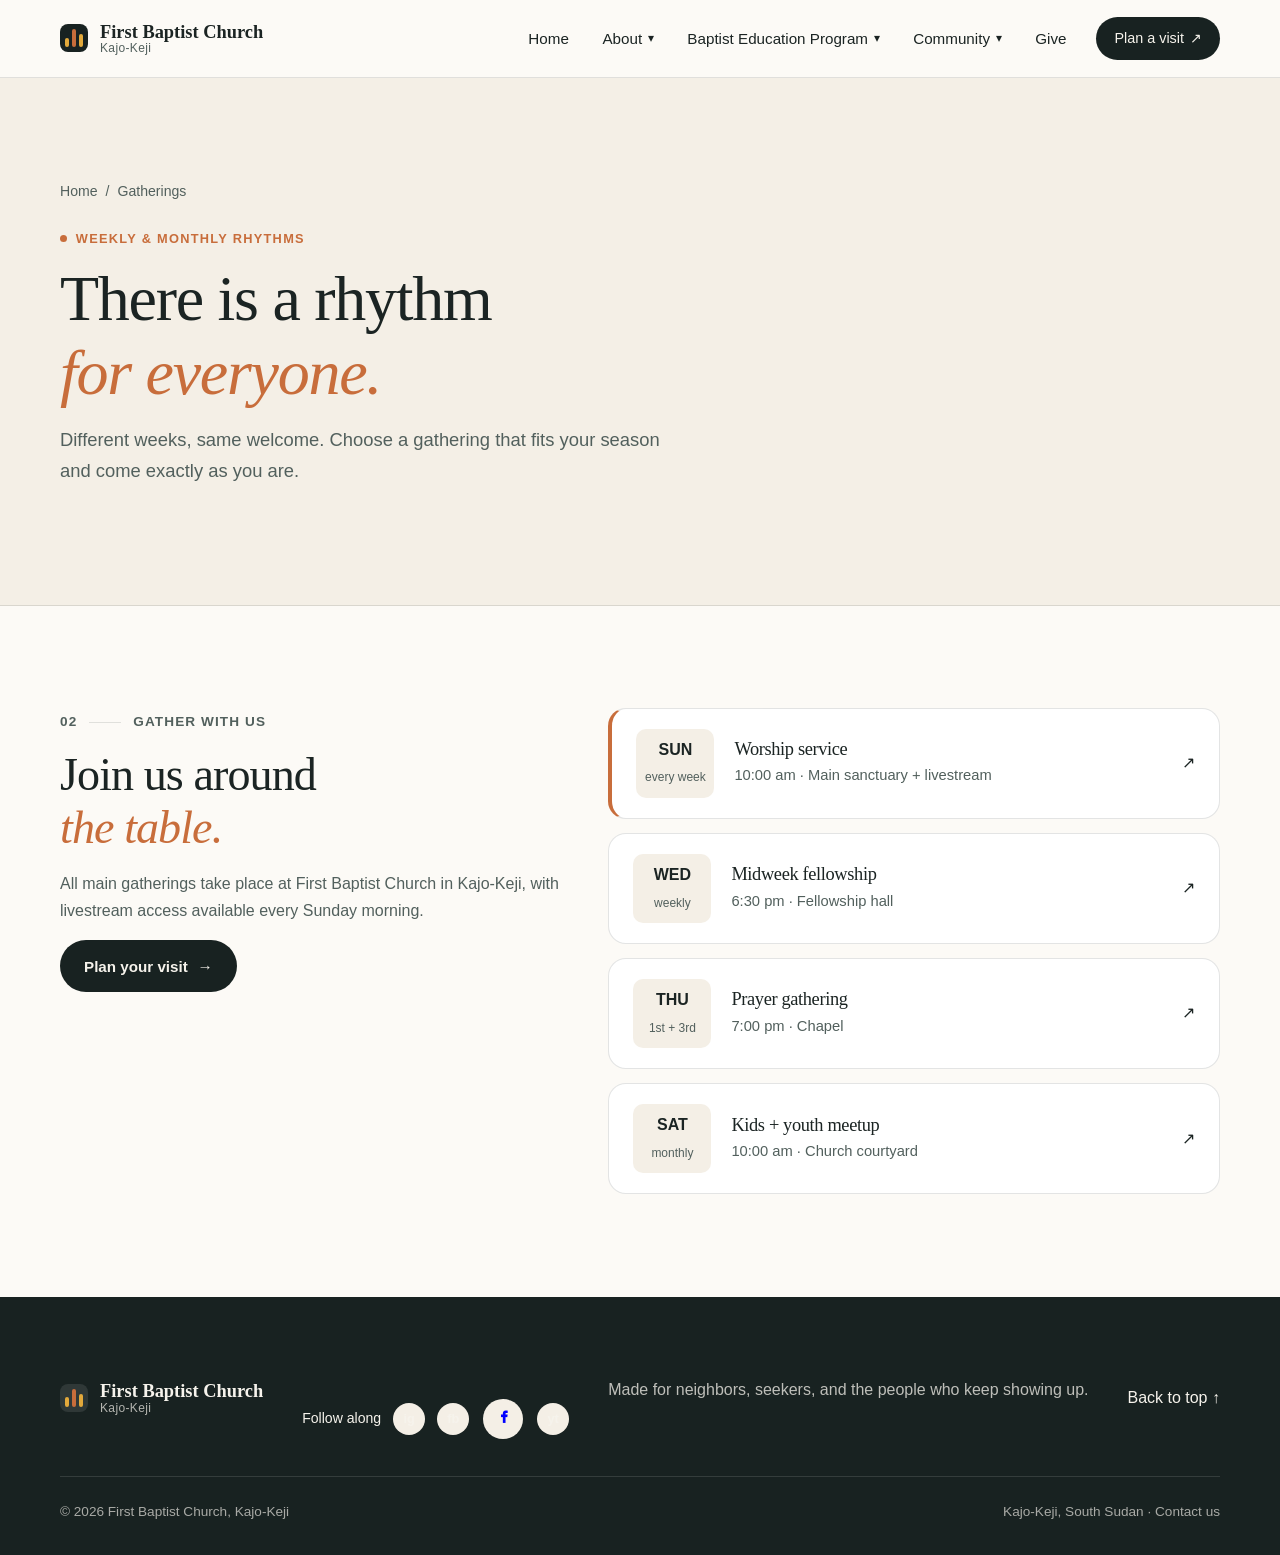
<file: .github/workflows/pages/gatherings.html>
<!doctype html>
<html lang="en">
<head>
  <meta charset="utf-8">
  <meta name="viewport" content="width=device-width, initial-scale=1">
  <meta name="description" content="Weekly worship services and community gathering times at First Baptist Church, Kajo-Keji.">
  <title>Gatherings — First Baptist Church, Kajo-Keji</title>
  <link rel="icon" type="image/png" href="../image/FBC-logo.png" width="21" height="21" />
  <link rel="stylesheet" href="https://cdnjs.cloudflare.com/ajax/libs/font-awesome/4.7.0/css/font-awesome.min.css">
  <link rel="stylesheet" href="../styles.css">
</head>
<body>
  <a class="skip-link" href="#main-content">Skip to content</a>

  <header class="site-header" id="top">
    <div class="container header-inner">
      <a class="brand" href="../index.html" aria-label="First Baptist Church, Kajo-Keji home">
        <span class="brand-mark" aria-hidden="true"><span></span><span></span><span></span></span>
        <span class="brand-copy"><strong>First Baptist Church</strong><small>Kajo-Keji</small></span>
      </a>
      <button class="menu-toggle" type="button" aria-expanded="false" aria-controls="site-nav">
        <span></span><span></span><span></span><b class="sr-only">Open navigation</b>
      </button>
      <nav class="site-nav" id="site-nav" aria-label="Primary navigation">
        <a href="../index.html">Home</a>
        <div class="nav-dropdown">
          <button class="dropdown-trigger" type="button" aria-expanded="false" aria-haspopup="true">
            About <span class="chevron" aria-hidden="true">▾</span>
          </button>
          <div class="dropdown-menu" role="menu">
            <a href="our-story.html" role="menuitem">Our Story &amp; Mission</a>
            <a href="vision.html" role="menuitem">Vision</a>
            <a href="../index.html#beliefs" role="menuitem">Core Beliefs</a>
            <a href="plan-visit.html" role="menuitem">New Here? Plan a Visit</a>
          </div>
        </div>


        <div class="nav-dropdown">
          <button class="dropdown-trigger" type="button" aria-expanded="false" aria-haspopup="true">
            Baptist Education Program <span class="chevron" aria-hidden="true">▾</span>
          </button>
          <div class="dropdown-menu" role="menu">
            <a href="pages/nurseryprimary.html" role="menuitem">Nursery &amp; Primary School</a>
            <a href="pages/primary.html" role="menuitem">Primary School </a>
            <a href="pages/ebca.html" role="menuitem">Secondary School</a>
            <a href="pages/ecu.html" role="menuitem">ECU University</a>
          </div>
        </div>

        <div class="nav-dropdown">
          <button class="dropdown-trigger" type="button" aria-expanded="false" aria-haspopup="true">
            Community <span class="chevron" aria-hidden="true">▾</span>
          </button>
          <div class="dropdown-menu" role="menu">
            <a href="gatherings.html" class="active" role="menuitem">Weekly Gatherings</a>
            <a href="ministries.html" role="menuitem">Ministries &amp; Groups</a>
            <a href="events.html" role="menuitem">Upcoming Events</a>
          </div>
        </div>
        <a href="../index.html#giving">Give</a>
        <a href="plan-visit.html" class="nav-cta">Plan a visit <span aria-hidden="true">↗</span></a>
      </nav>
    </div>
  </header>

  <main id="main-content">
    <section class="page-banner section-pad section-tint">
      <div class="container">
        <nav class="breadcrumb" aria-label="Breadcrumb"><a href="../index.html">Home</a> <span>/</span> <span>Gatherings</span></nav>
        <p class="eyebrow"><span class="eyebrow-dot"></span> Weekly &amp; monthly rhythms</p>
        <h1>There is a rhythm<br><em>for everyone.</em></h1>
        <p class="lead">Different weeks, same welcome. Choose a gathering that fits your season and come exactly as you are.</p>
      </div>
    </section>

    <section class="gatherings section-pad" id="gatherings" aria-labelledby="gatherings-title">
      <div class="container gatherings-grid">
        <div class="gatherings-copy reveal">
          <div class="section-kicker"><span>02</span><span class="kicker-rule"></span><span>Gather with us</span></div>
          <h2 id="gatherings-title">Join us around<br><em>the table.</em></h2>
          <p>All main gatherings take place at First Baptist Church in Kajo-Keji, with livestream access available every Sunday morning.</p>
          <a class="button button-dark" href="plan-visit.html">Plan your visit <span aria-hidden="true">→</span></a>
        </div>
        <div class="schedule reveal reveal-delay" role="list">
          <article class="schedule-row featured-row" role="listitem"><div class="day-badge"><strong>SUN</strong><span>every week</span></div><div><h3>Worship service</h3><p>10:00 am · Main sanctuary + livestream</p></div><span class="row-arrow" aria-hidden="true">↗</span></article>
          <article class="schedule-row" role="listitem"><div class="day-badge"><strong>WED</strong><span>weekly</span></div><div><h3>Midweek fellowship</h3><p>6:30 pm · Fellowship hall</p></div><span class="row-arrow" aria-hidden="true">↗</span></article>
          <article class="schedule-row" role="listitem"><div class="day-badge"><strong>THU</strong><span>1st + 3rd</span></div><div><h3>Prayer gathering</h3><p>7:00 pm · Chapel</p></div><span class="row-arrow" aria-hidden="true">↗</span></article>
          <article class="schedule-row" role="listitem"><div class="day-badge"><strong>SAT</strong><span>monthly</span></div><div><h3>Kids + youth meetup</h3><p>10:00 am · Church courtyard</p></div><span class="row-arrow" aria-hidden="true">↗</span></article>
        </div>
      </div>
    </section>
  </main>

  <footer class="site-footer">
    <div class="container footer-inner">
      <a class="brand footer-brand" href="../index.html">
        <span class="brand-mark" aria-hidden="true"><span></span><span></span><span></span></span>
        <span class="brand-copy"><strong>First Baptist Church</strong><small>Kajo-Keji</small></span>
      </a>

    <div class="social-row">
            <span>Follow along</span>
            <a href="#contact" aria-label="Instagram">ig</a>
            <a href="#contact" aria-label="Facebook">fb</a>
            <!-- Add font awesome icons -->
            <a href="https://www.facebook.com/share/19hE2TgLnS/" class="fa fa-facebook"></a>

            <a href="#contact" aria-label="YouTube">yt</a>
    </div>


      <p>Made for neighbors, seekers, and the people who keep showing up.</p>
      <a href="#top" class="back-top">Back to top ↑</a>
    </div>
    <div class="container footer-bottom">
      <span>© 2026 First Baptist Church, Kajo-Keji</span>
      <span>Kajo-Keji, South Sudan · <a href="../index.html#contact">Contact us</a></span>
    </div>
  </footer>
  <script src="../script.js"></script>
</body>
</html>
</file>
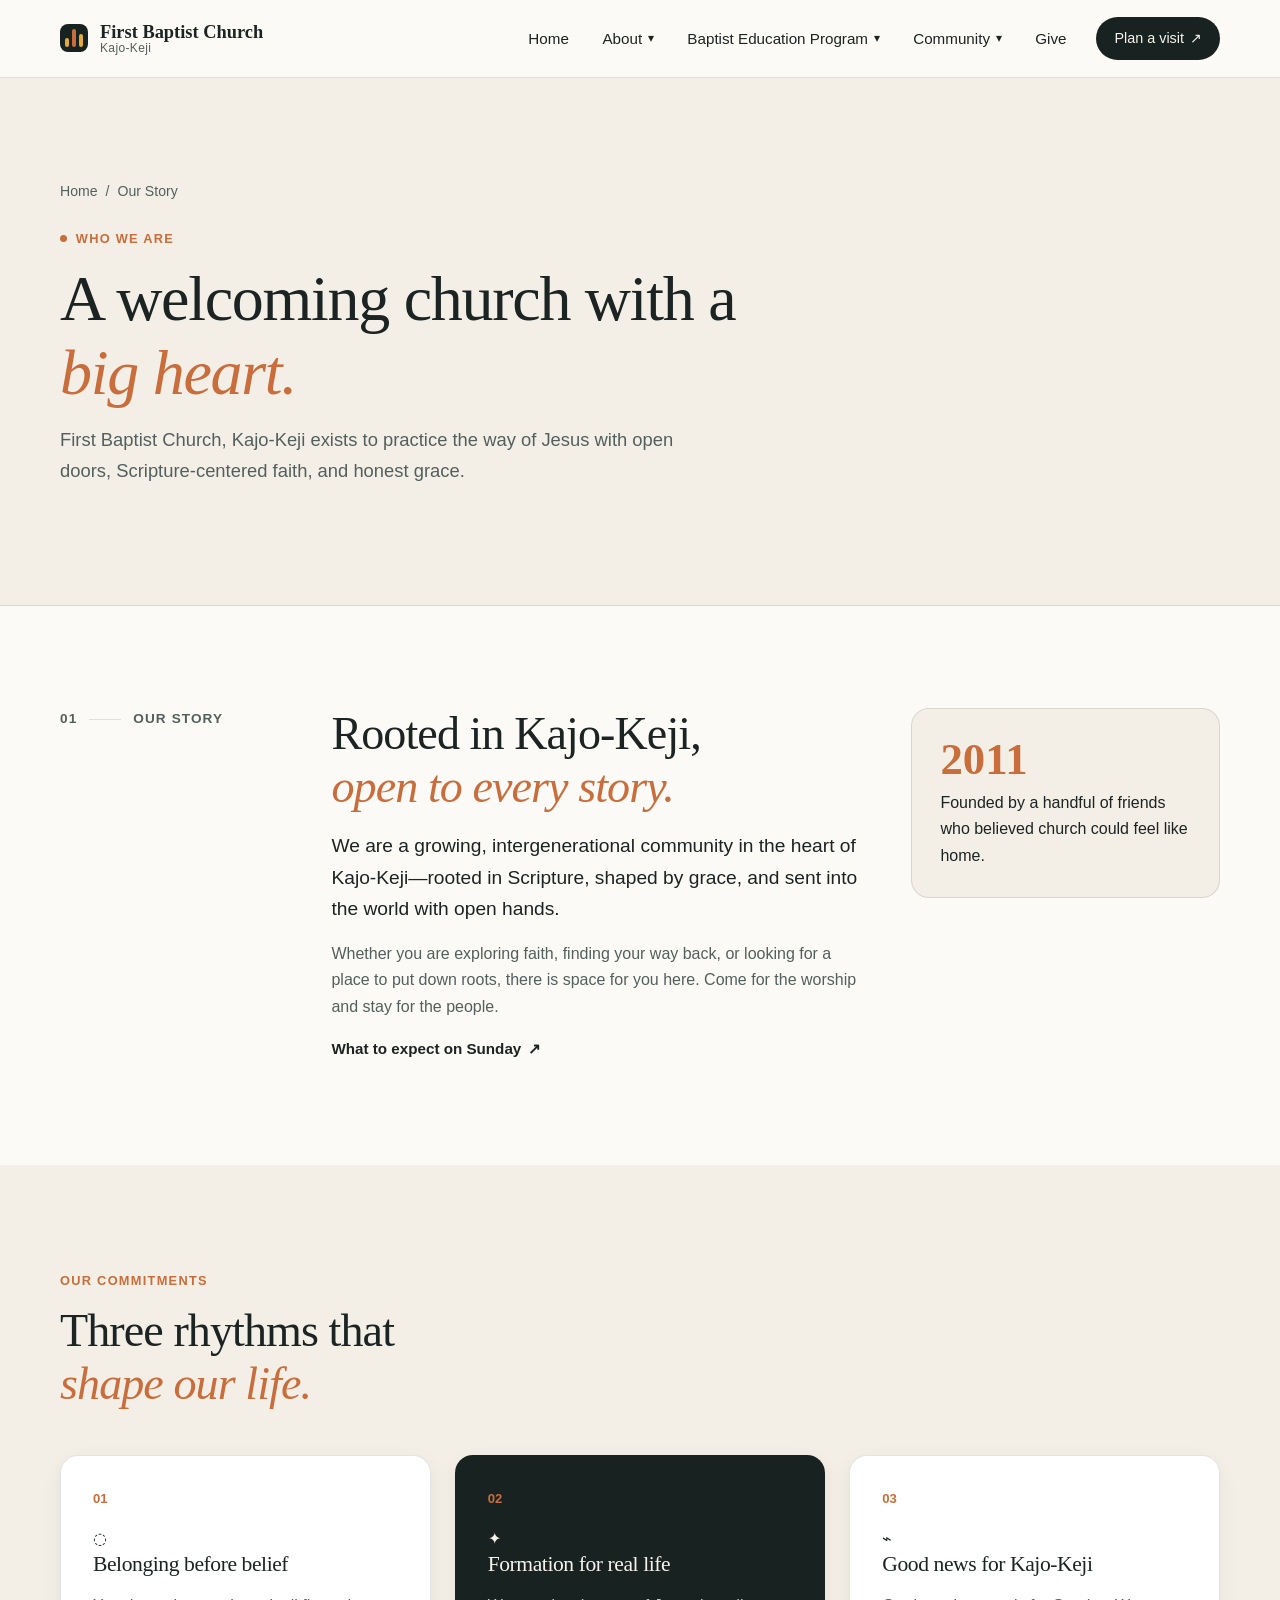
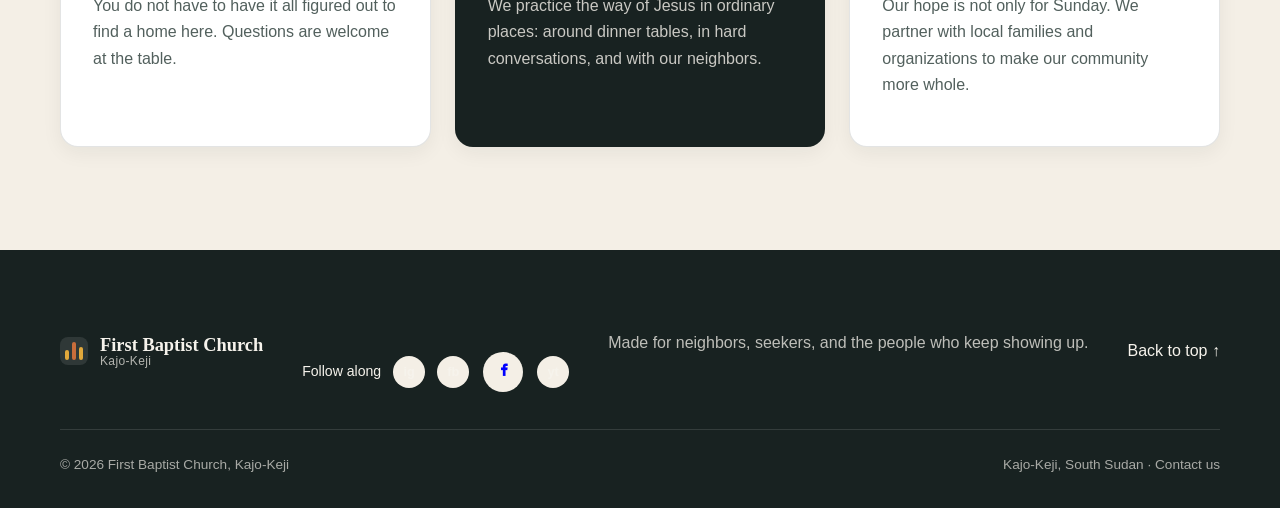
<file: .github/workflows/pages/our-story.html>
<!doctype html>
<html lang="en">
<head>
  <meta charset="utf-8">
  <meta name="viewport" content="width=device-width, initial-scale=1">
  <meta name="description" content="Learn about First Baptist Church, Kajo-Keji's story, mission, and beliefs.">
  <title>Our Story — First Baptist Church, Kajo-Keji</title>
  <link rel="icon" type="image/png" href="../image/FBC-logo.png" width="21" height="21" />
  <link rel="stylesheet" href="https://cdnjs.cloudflare.com/ajax/libs/font-awesome/4.7.0/css/font-awesome.min.css">
  <link rel="stylesheet" href="../styles.css">
</head>
<body>
  <a class="skip-link" href="#main-content">Skip to content</a>

  <header class="site-header" id="top">
    <div class="container header-inner">
      <a class="brand" href="../index.html" aria-label="First Baptist Church, Kajo-Keji home">
        <span class="brand-mark" aria-hidden="true"><span></span><span></span><span></span></span>
        <span class="brand-copy"><strong>First Baptist Church</strong><small>Kajo-Keji</small></span>
      </a>
      <button class="menu-toggle" type="button" aria-expanded="false" aria-controls="site-nav">
        <span></span><span></span><span></span><b class="sr-only">Open navigation</b>
      </button>
      <nav class="site-nav" id="site-nav" aria-label="Primary navigation">
        <a href="../index.html">Home</a>
        <div class="nav-dropdown">
          <button class="dropdown-trigger" type="button" aria-expanded="false" aria-haspopup="true">
            About <span class="chevron" aria-hidden="true">▾</span>
          </button>
          <div class="dropdown-menu" role="menu">
            <a href="our-story.html" class="active" role="menuitem">Our Story &amp; Mission</a>
            <a href="../index.html#beliefs" role="menuitem">Core Beliefs</a>
            <a href="vision.html" role="menuitem">Vision</a>
            <a href="plan-visit.html" role="menuitem">New Here? Plan a Visit</a>
          </div>
        </div>


        <div class="nav-dropdown">
          <button class="dropdown-trigger" type="button" aria-expanded="false" aria-haspopup="true">
            Baptist Education Program <span class="chevron" aria-hidden="true">▾</span>
          </button>
          <div class="dropdown-menu" role="menu">
            <a href="pages/nurseryprimary.html" role="menuitem">Nursery &amp; Primary School</a>
            <a href="pages/primary.html" role="menuitem">Primary School </a>
            <a href="pages/ebca.html" role="menuitem">Secondary School</a>
            <a href="pages/ecu.html" role="menuitem">ECU University</a>
          </div>
        </div>


        <div class="nav-dropdown">
          <button class="dropdown-trigger" type="button" aria-expanded="false" aria-haspopup="true">
            Community <span class="chevron" aria-hidden="true">▾</span>
          </button>
          <div class="dropdown-menu" role="menu">
            <a href="gatherings.html" role="menuitem">Weekly Gatherings</a>
            <a href="ministries.html" role="menuitem">Ministries &amp; Groups</a>
            <a href="events.html" role="menuitem">Upcoming Events</a>
          </div>
        </div>
        <a href="../index.html#giving">Give</a>
        <a href="plan-visit.html" class="nav-cta">Plan a visit <span aria-hidden="true">↗</span></a>
      </nav>
    </div>
  </header>

  <main id="main-content">
    <section class="page-banner section-pad section-tint">
      <div class="container">
        <nav class="breadcrumb" aria-label="Breadcrumb"><a href="../index.html">Home</a> <span>/</span> <span>Our Story</span></nav>
        <p class="eyebrow"><span class="eyebrow-dot"></span> Who we are</p>
        <h1>A welcoming church with a<br><em>big heart.</em></h1>
        <p class="lead">First Baptist Church, Kajo-Keji exists to practice the way of Jesus with open doors, Scripture-centered faith, and honest grace.</p>
      </div>
    </section>

    <section class="intro section-pad" id="about" aria-labelledby="about-title">
      <div class="container intro-grid">
        <div class="section-kicker reveal"><span>01</span><span class="kicker-rule"></span><span>Our story</span></div>
        <div class="intro-content reveal reveal-delay">
          <h2 id="about-title">Rooted in Kajo-Keji,<br><em>open to every story.</em></h2>
          <p class="lead">We are a growing, intergenerational community in the heart of Kajo-Keji—rooted in Scripture, shaped by grace, and sent into the world with open hands.</p>
          <div class="intro-details">
            <p>Whether you are exploring faith, finding your way back, or looking for a place to put down roots, there is space for you here. Come for the worship and stay for the people.</p>
            <a class="arrow-link" href="plan-visit.html">What to expect on Sunday <span aria-hidden="true">↗</span></a>
          </div>
        </div>
        <div class="intro-stat reveal reveal-delay-2"><strong>2011</strong><span>Founded by a handful of friends who believed church could feel like home.</span></div>
      </div>
    </section>

    <section class="values section-pad section-tint">
      <div class="container">
        <div class="section-heading reveal"><p class="eyebrow">Our commitments</p><h2>Three rhythms that<br><em>shape our life.</em></h2></div>
        <div class="value-grid">
          <article class="value-card reveal"><span class="value-number">01</span><div class="value-icon" aria-hidden="true">◌</div><h3>Belonging before belief</h3><p>You do not have to have it all figured out to find a home here. Questions are welcome at the table.</p></article>
          <article class="value-card value-card-featured reveal reveal-delay"><span class="value-number">02</span><div class="value-icon" aria-hidden="true">✦</div><h3>Formation for real life</h3><p>We practice the way of Jesus in ordinary places: around dinner tables, in hard conversations, and with our neighbors.</p></article>
          <article class="value-card reveal reveal-delay-2"><span class="value-number">03</span><div class="value-icon" aria-hidden="true">⌁</div><h3>Good news for Kajo-Keji</h3><p>Our hope is not only for Sunday. We partner with local families and organizations to make our community more whole.</p></article>
        </div>
      </div>
    </section>
  </main>

  <footer class="site-footer">
    <div class="container footer-inner">
      <a class="brand footer-brand" href="../index.html">
        <span class="brand-mark" aria-hidden="true"><span></span><span></span><span></span></span>
        <span class="brand-copy"><strong>First Baptist Church</strong><small>Kajo-Keji</small></span>
      </a>


    <div class="social-row">
            <span>Follow along</span>
            <a href="#contact" aria-label="Instagram">ig</a>
            <a href="#contact" aria-label="Facebook">fb</a>
            <!-- Add font awesome icons -->
            <a href="https://www.facebook.com/share/19hE2TgLnS/" class="fa fa-facebook"></a>

            <a href="#contact" aria-label="YouTube">yt</a>
    </div>


      
      <p>Made for neighbors, seekers, and the people who keep showing up.</p>
      <a href="#top" class="back-top">Back to top ↑</a>
    </div>
    <div class="container footer-bottom">
      <span>© 2026 First Baptist Church, Kajo-Keji</span>
      <span>Kajo-Keji, South Sudan · <a href="../index.html#contact">Contact us</a></span>
    </div>
  </footer>
  <script src="../script.js"></script>
</body>
</html>
</file>
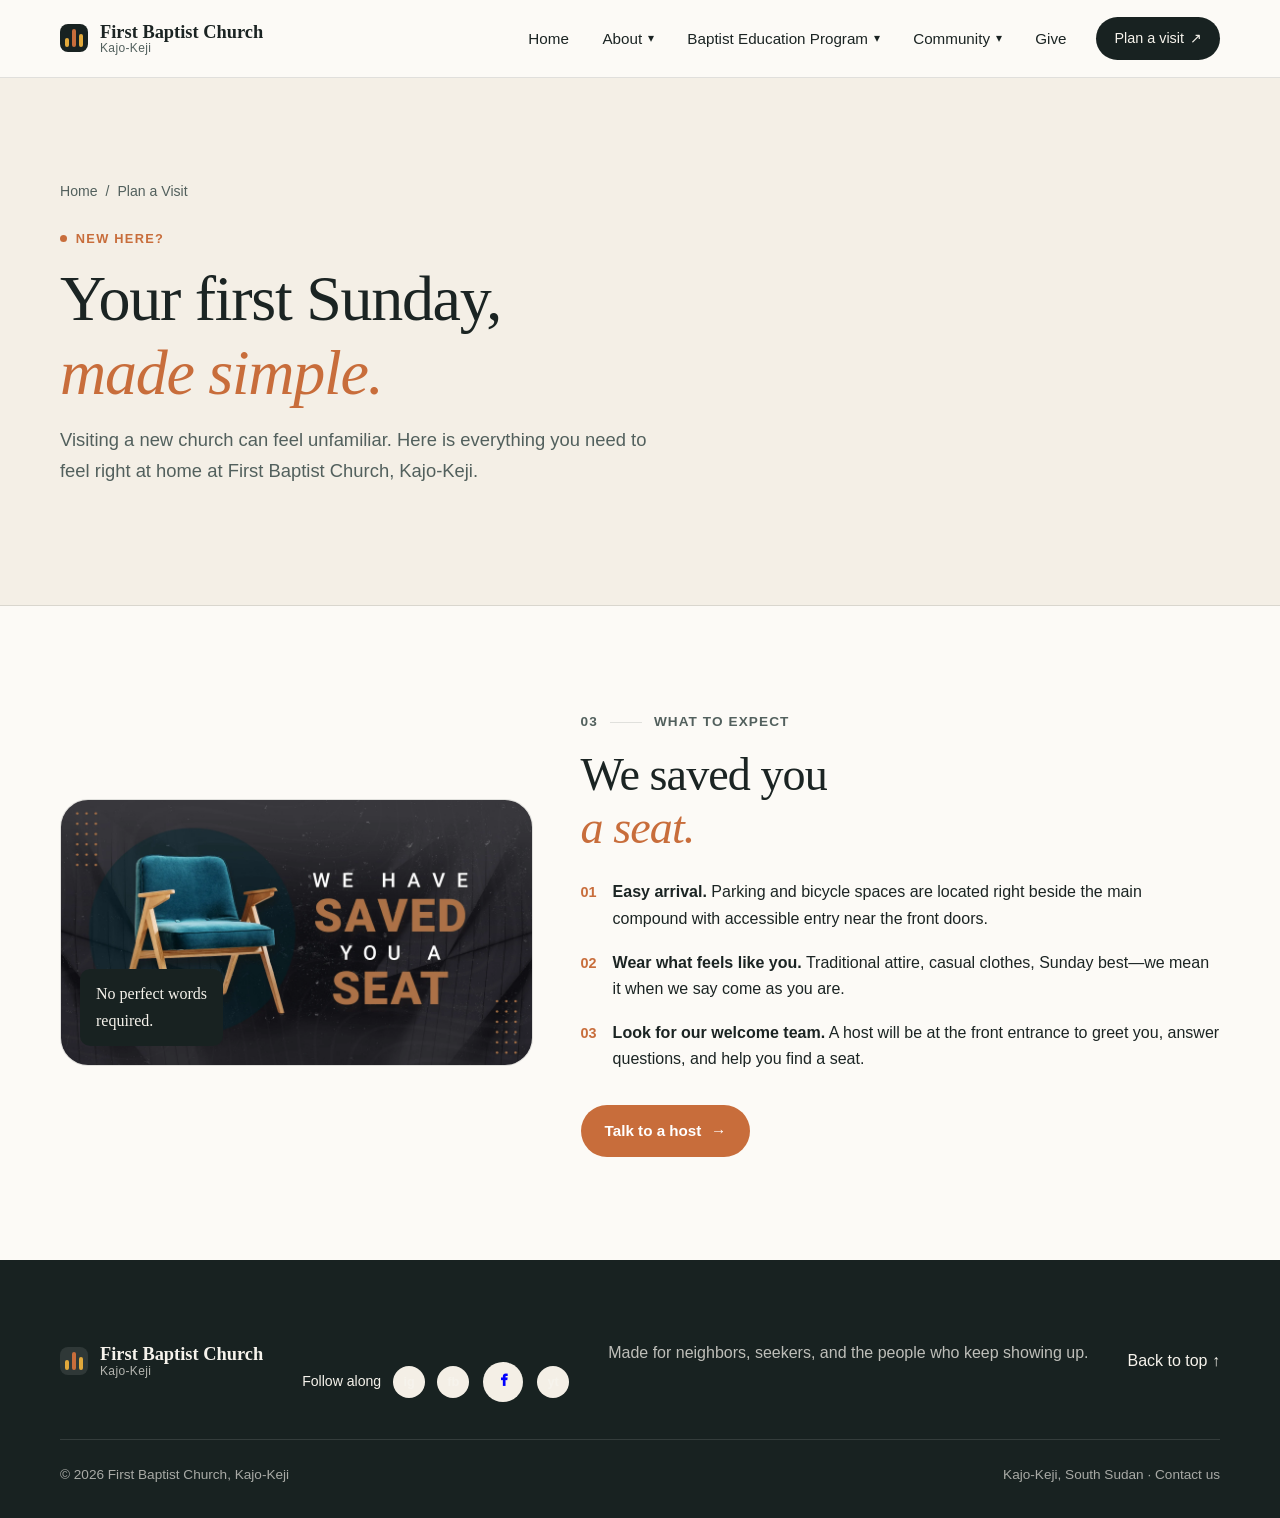
<file: .github/workflows/pages/plan-visit.html>
<!doctype html>
<html lang="en">
<head>
  <meta charset="utf-8">
  <meta name="viewport" content="width=device-width, initial-scale=1">
  <meta name="description" content="What to expect on your first Sunday at First Baptist Church, Kajo-Keji.">
  <title>Plan a Visit — First Baptist Church, Kajo-Keji</title>
  <link rel="icon" type="image/png" href="../image/FBC-logo.png" width="21" height="21" />
  <link rel="stylesheet" href="https://cdnjs.cloudflare.com/ajax/libs/font-awesome/4.7.0/css/font-awesome.min.css">
  <link rel="stylesheet" href="../styles.css">
</head>
<body>
  <a class="skip-link" href="#main-content">Skip to content</a>

  <header class="site-header" id="top">
    <div class="container header-inner">
      <a class="brand" href="../index.html" aria-label="First Baptist Church, Kajo-Keji home">
        <span class="brand-mark" aria-hidden="true"><span></span><span></span><span></span></span>
        <span class="brand-copy"><strong>First Baptist Church</strong><small>Kajo-Keji</small></span>
      </a>
      <button class="menu-toggle" type="button" aria-expanded="false" aria-controls="site-nav">
        <span></span><span></span><span></span><b class="sr-only">Open navigation</b>
      </button>
      <nav class="site-nav" id="site-nav" aria-label="Primary navigation">
        <a href="../index.html">Home</a>
        <div class="nav-dropdown">
          <button class="dropdown-trigger" type="button" aria-expanded="false" aria-haspopup="true">
            About <span class="chevron" aria-hidden="true">▾</span>
          </button>
          <div class="dropdown-menu" role="menu">
            <a href="our-story.html" role="menuitem">Our Story &amp; Mission</a>
            <a href="vision.html" role="menuitem">Vision</a>
            <a href="../index.html#beliefs" role="menuitem">Core Beliefs</a>
            <a href="plan-visit.html" class="active" role="menuitem">New Here? Plan a Visit</a>
          </div>
        </div>


        <div class="nav-dropdown">
          <button class="dropdown-trigger" type="button" aria-expanded="false" aria-haspopup="true">
            Baptist Education Program <span class="chevron" aria-hidden="true">▾</span>
          </button>
          <div class="dropdown-menu" role="menu">
            <a href="pages/nurseryprimary.html" role="menuitem">Nursery &amp; Primary School</a>
            <a href="pages/primary.html" role="menuitem">Primary School </a>
            <a href="pages/ebca.html" role="menuitem">Secondary School</a>
            <a href="pages/ecu.html" role="menuitem">ECU University</a>
          </div>
        </div>


        <div class="nav-dropdown">
          <button class="dropdown-trigger" type="button" aria-expanded="false" aria-haspopup="true">
            Community <span class="chevron" aria-hidden="true">▾</span>
          </button>
          <div class="dropdown-menu" role="menu">
            <a href="gatherings.html" role="menuitem">Weekly Gatherings</a>
            <a href="ministries.html" role="menuitem">Ministries &amp; Groups</a>
            <a href="events.html" role="menuitem">Upcoming Events</a>
          </div>
        </div>
        <a href="../index.html#giving">Give</a>
        <a href="plan-visit.html" class="nav-cta">Plan a visit <span aria-hidden="true">↗</span></a>
      </nav>
    </div>
  </header>

  <main id="main-content">
    <section class="page-banner section-pad section-tint">
      <div class="container">
        <nav class="breadcrumb" aria-label="Breadcrumb"><a href="../index.html">Home</a> <span>/</span> <span>Plan a Visit</span></nav>
        <p class="eyebrow"><span class="eyebrow-dot"></span> New here?</p>
        <h1>Your first Sunday,<br><em>made simple.</em></h1>
        <p class="lead">Visiting a new church can feel unfamiliar. Here is everything you need to feel right at home at First Baptist Church, Kajo-Keji.</p>
      </div>
    </section>

    <section class="new-here section-pad" id="new-here" aria-labelledby="new-here-title">
      <div class="container new-here-grid">
        <div class="new-here-art reveal"><img src="../image/seat.webp" alt="Illustrated open church door with warm light"><span class="door-caption">No perfect words<br>required.</span></div>
        <div class="new-here-copy reveal reveal-delay">
          <div class="section-kicker"><span>03</span><span class="kicker-rule"></span><span>What to expect</span></div>
          <h2 id="new-here-title">We saved you<br><em>a seat.</em></h2>
          <div class="expect-list">
            <div><span>01</span><p><strong>Easy arrival.</strong> Parking and bicycle spaces are located right beside the main compound with accessible entry near the front doors.</p></div>
            <div><span>02</span><p><strong>Wear what feels like you.</strong> Traditional attire, casual clothes, Sunday best—we mean it when we say come as you are.</p></div>
            <div><span>03</span><p><strong>Look for our welcome team.</strong> A host will be at the front entrance to greet you, answer questions, and help you find a seat.</p></div>
          </div>
          <a class="button button-primary" href="../index.html#contact">Talk to a host <span aria-hidden="true">→</span></a>
        </div>
      </div>
    </section>
  </main>

  <footer class="site-footer">
    <div class="container footer-inner">
      <a class="brand footer-brand" href="../index.html">
        <span class="brand-mark" aria-hidden="true"><span></span><span></span><span></span></span>
        <span class="brand-copy"><strong>First Baptist Church</strong><small>Kajo-Keji</small></span>
      </a>


    <div class="social-row">
            <span>Follow along</span>
            <a href="#contact" aria-label="Instagram">ig</a>
            <a href="#contact" aria-label="Facebook">fb</a>
            <!-- Add font awesome icons -->
            <a href="https://www.facebook.com/share/19hE2TgLnS/" class="fa fa-facebook"></a>

            <a href="#contact" aria-label="YouTube">yt</a>
    </div>


      
      <p>Made for neighbors, seekers, and the people who keep showing up.</p>
      <a href="#top" class="back-top">Back to top ↑</a>
    </div>
    <div class="container footer-bottom">
      <span>© 2026 First Baptist Church, Kajo-Keji</span>
      <span>Kajo-Keji, South Sudan · <a href="../index.html#contact">Contact us</a></span>
    </div>
  </footer>
  <script src="../script.js"></script>
</body>
</html>
</file>
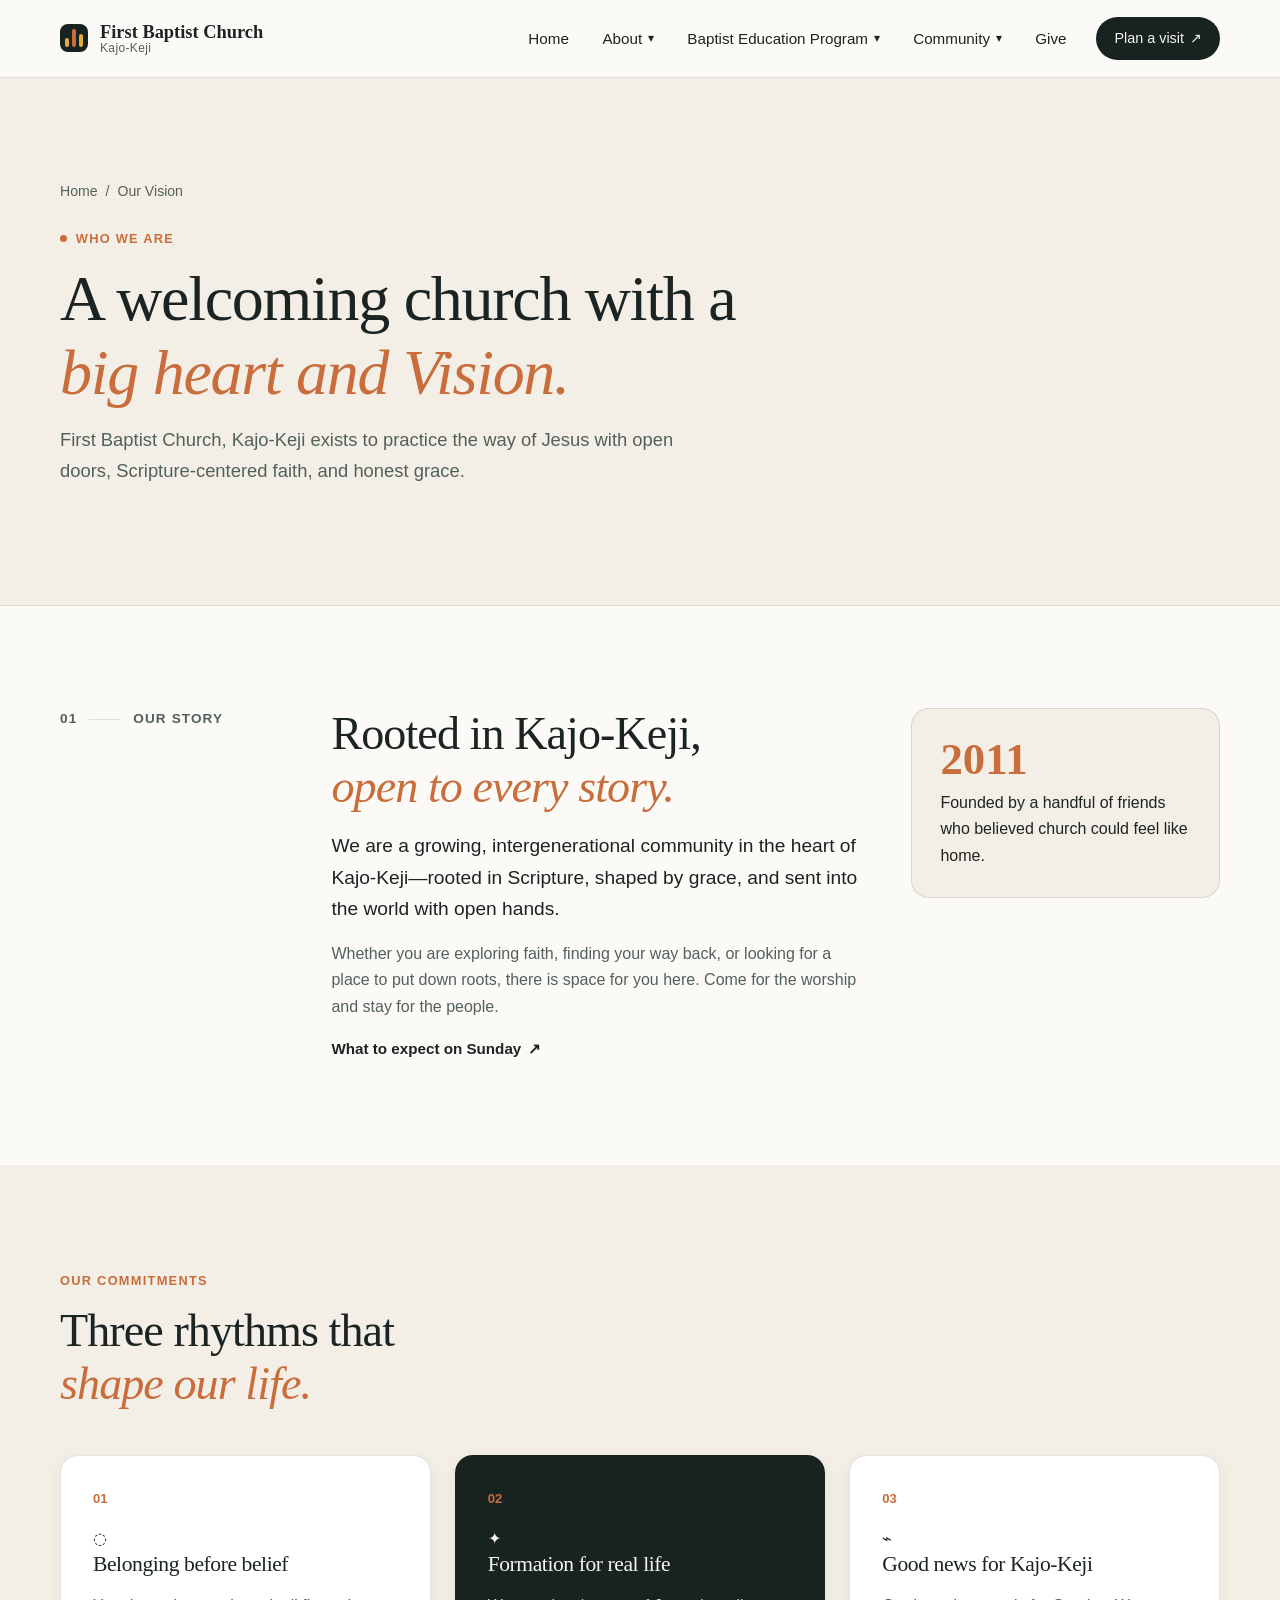
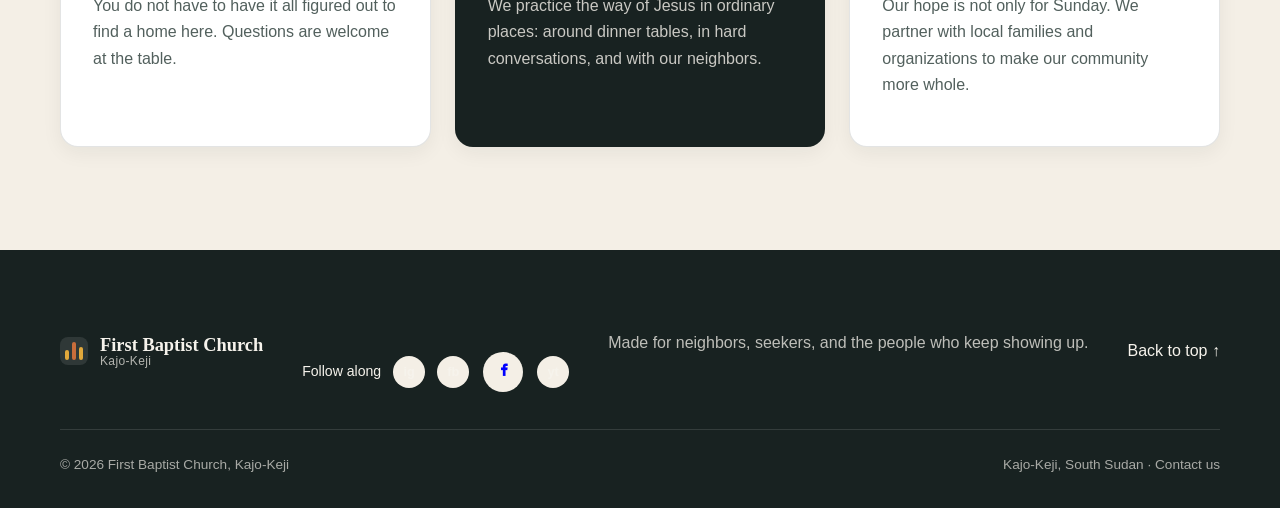
<file: .github/workflows/pages/vision.html>
<!doctype html>
<html lang="en">
<head>
  <meta charset="utf-8">
  <meta name="viewport" content="width=device-width, initial-scale=1">
  <meta name="description" content="Learn about First Baptist Church, Kajo-Keji's story, mission, and beliefs.">
  <title>Our Story — First Baptist Church, Kajo-Keji</title>
  <link rel="icon" type="image/png" href="../image/FBC-logo.png" width="21" height="21" />
  <link rel="stylesheet" href="https://cdnjs.cloudflare.com/ajax/libs/font-awesome/4.7.0/css/font-awesome.min.css">
  <link rel="stylesheet" href="../styles.css">
</head>
<body>
  <a class="skip-link" href="#main-content">Skip to content</a>

  <header class="site-header" id="top">
    <div class="container header-inner">
      <a class="brand" href="../index.html" aria-label="First Baptist Church, Kajo-Keji home">
        <span class="brand-mark" aria-hidden="true"><span></span><span></span><span></span></span>
        <span class="brand-copy"><strong>First Baptist Church</strong><small>Kajo-Keji</small></span>
      </a>
      <button class="menu-toggle" type="button" aria-expanded="false" aria-controls="site-nav">
        <span></span><span></span><span></span><b class="sr-only">Open navigation</b>
      </button>
      <nav class="site-nav" id="site-nav" aria-label="Primary navigation">
        <a href="../index.html">Home</a>
        <div class="nav-dropdown">
          <button class="dropdown-trigger" type="button" aria-expanded="false" aria-haspopup="true">
            About <span class="chevron" aria-hidden="true">▾</span>
          </button>
          <div class="dropdown-menu" role="menu">
            <a href="our-story.html" class="active" role="menuitem">Our Story &amp; Mission</a>
            <a href="vision.html" role="menuitem">Vision</a>
            <a href="../index.html#beliefs" role="menuitem">Core Beliefs</a>
            <a href="plan-visit.html" role="menuitem">New Here? Plan a Visit</a>
          </div>
        </div>


        <div class="nav-dropdown">
          <button class="dropdown-trigger" type="button" aria-expanded="false" aria-haspopup="true">
            Baptist Education Program <span class="chevron" aria-hidden="true">▾</span>
          </button>
          <div class="dropdown-menu" role="menu">
            <a href="pages/nurseryprimary.html" role="menuitem">Nursery &amp; Primary School</a>
            <a href="pages/primary.html" role="menuitem">Primary School </a>
            <a href="pages/ebca.html" role="menuitem">Secondary School</a>
            <a href="pages/ecu.html" role="menuitem">ECU University</a>
          </div>
        </div>

        <div class="nav-dropdown">
          <button class="dropdown-trigger" type="button" aria-expanded="false" aria-haspopup="true">
            Community <span class="chevron" aria-hidden="true">▾</span>
          </button>
          <div class="dropdown-menu" role="menu">
            <a href="gatherings.html" role="menuitem">Weekly Gatherings</a>
            <a href="ministries.html" role="menuitem">Ministries &amp; Groups</a>
            <a href="events.html" role="menuitem">Upcoming Events</a>
          </div>
        </div>
        <a href="../index.html#giving">Give</a>
        <a href="plan-visit.html" class="nav-cta">Plan a visit <span aria-hidden="true">↗</span></a>
      </nav>
    </div>
  </header>

  <main id="main-content">
    <section class="page-banner section-pad section-tint">
      <div class="container">
        <nav class="breadcrumb" aria-label="Breadcrumb"><a href="../index.html">Home</a> <span>/</span> <span>Our Vision</span></nav>
        <p class="eyebrow"><span class="eyebrow-dot"></span> Who we are</p>
        <h1>A welcoming church with a<br><em>big heart and Vision.</em></h1>
        <p class="lead">First Baptist Church, Kajo-Keji exists to practice the way of Jesus with open doors, Scripture-centered faith, and honest grace.</p>
      </div>
    </section>

    <section class="intro section-pad" id="about" aria-labelledby="about-title">
      <div class="container intro-grid">
        <div class="section-kicker reveal"><span>01</span><span class="kicker-rule"></span><span>Our story</span></div>
        <div class="intro-content reveal reveal-delay">
          <h2 id="about-title">Rooted in Kajo-Keji,<br><em>open to every story.</em></h2>
          <p class="lead">We are a growing, intergenerational community in the heart of Kajo-Keji—rooted in Scripture, shaped by grace, and sent into the world with open hands.</p>
          <div class="intro-details">
            <p>Whether you are exploring faith, finding your way back, or looking for a place to put down roots, there is space for you here. Come for the worship and stay for the people.</p>
            <a class="arrow-link" href="plan-visit.html">What to expect on Sunday <span aria-hidden="true">↗</span></a>
          </div>
        </div>
        <div class="intro-stat reveal reveal-delay-2"><strong>2011</strong><span>Founded by a handful of friends who believed church could feel like home.</span></div>
      </div>
    </section>

    <section class="values section-pad section-tint">
      <div class="container">
        <div class="section-heading reveal"><p class="eyebrow">Our commitments</p><h2>Three rhythms that<br><em>shape our life.</em></h2></div>
        <div class="value-grid">
          <article class="value-card reveal"><span class="value-number">01</span><div class="value-icon" aria-hidden="true">◌</div><h3>Belonging before belief</h3><p>You do not have to have it all figured out to find a home here. Questions are welcome at the table.</p></article>
          <article class="value-card value-card-featured reveal reveal-delay"><span class="value-number">02</span><div class="value-icon" aria-hidden="true">✦</div><h3>Formation for real life</h3><p>We practice the way of Jesus in ordinary places: around dinner tables, in hard conversations, and with our neighbors.</p></article>
          <article class="value-card reveal reveal-delay-2"><span class="value-number">03</span><div class="value-icon" aria-hidden="true">⌁</div><h3>Good news for Kajo-Keji</h3><p>Our hope is not only for Sunday. We partner with local families and organizations to make our community more whole.</p></article>
        </div>
      </div>
    </section>
  </main>

  <footer class="site-footer">
    <div class="container footer-inner">
      <a class="brand footer-brand" href="../index.html">
        <span class="brand-mark" aria-hidden="true"><span></span><span></span><span></span></span>
        <span class="brand-copy"><strong>First Baptist Church</strong><small>Kajo-Keji</small></span>
      </a>


    <div class="social-row">
            <span>Follow along</span>
            <a href="#contact" aria-label="Instagram">ig</a>
            <a href="#contact" aria-label="Facebook">fb</a>
            <!-- Add font awesome icons -->
            <a href="https://www.facebook.com/share/19hE2TgLnS/" class="fa fa-facebook"></a>

            <a href="#contact" aria-label="YouTube">yt</a>
    </div>


      <p>Made for neighbors, seekers, and the people who keep showing up.</p>
      <a href="#top" class="back-top">Back to top ↑</a>
    </div>
    <div class="container footer-bottom">
      <span>© 2026 First Baptist Church, Kajo-Keji</span>
      <span>Kajo-Keji, South Sudan · <a href="../index.html#contact">Contact us</a></span>
    </div>
  </footer>
  <script src="../script.js"></script>
</body>
</html>
</file>
<file: styles.css>
/* ==========================================================================
   First Baptist Church, Kajo-Keji — Responsive Multi-Page Stylesheet
   ========================================================================== */
:root {
  --bg: #fcfaf6;
  --bg-tint: #f4efe6;
  --bg-dark: #182221;
  --surface: #ffffff;
  --ink: #1b2423;
  --ink-muted: #52605d;
  --ink-light: #f6f3ec;
  --accent: #c86d3b;
  --accent-dark: #a65326;
  --gold: #e2a93b;
  --border: rgba(27, 36, 35, 0.12);
  --shadow-sm: 0 6px 20px rgba(24, 34, 33, 0.06);
  --shadow-lg: 0 20px 45px rgba(24, 34, 33, 0.12);
  --radius-sm: 10px;
  --radius-md: 18px;
  --radius-lg: 28px;
  --font-sans: "Inter", -apple-system, BlinkMacSystemFont, "Segoe UI", Roboto, sans-serif;
  --font-serif: "Georgia", "Times New Roman", serif;
  --container: 1160px;
  --header-h: 78px;
}

*, *::before, *::after { box-sizing: border-box; }
html { scroll-behavior: smooth; }
body {
  margin: 0;
  font-family: var(--font-sans);
  color: var(--ink);
  background: var(--bg);
  line-height: 1.65;
  -webkit-font-smoothing: antialiased;
}
body.menu-open { overflow: hidden; }
img { max-width: 100%; display: block; }
a { color: inherit; text-decoration: none; }

h1, h2, h3 {
  font-family: var(--font-serif);
  font-weight: 400;
  line-height: 1.15;
  letter-spacing: -0.02em;
  margin: 0 0 1rem;
}
h1 { font-size: clamp(2.4rem, 5vw, 4.1rem); }
h2 { font-size: clamp(1.9rem, 3.6vw, 3rem); }
h3 { font-size: 1.35rem; }
em { font-style: italic; color: var(--accent); }
p { margin: 0 0 1rem; color: var(--ink-muted); }

.container {
  width: min(100% - 2.5rem, var(--container));
  margin-inline: auto;
}
.section-pad { padding-block: clamp(4rem, 8vw, 6.5rem); }
.section-tint { background: var(--bg-tint); }
.section-dark { background: var(--bg-dark); color: var(--ink-light); }
.section-dark p { color: rgba(246, 243, 236, 0.78); }

.sr-only {
  position: absolute; width: 1px; height: 1px; padding: 0; margin: -1px;
  overflow: hidden; clip: rect(0, 0, 0, 0); border: 0;
}
.skip-link {
  position: absolute; left: -9999px; top: 1rem; z-index: 999;
  background: var(--ink); color: #fff; padding: 0.75rem 1.25rem; border-radius: 999px;
}
.skip-link:focus { left: 1rem; }

/* ==========================================================================
   Header, Navigation & Responsive Dropdown Menus
   ========================================================================== */
.site-header {
  position: sticky;
  top: 0;
  z-index: 100;
  height: var(--header-h);
  background: rgba(252, 250, 246, 0.92);
  backdrop-filter: blur(12px);
  border-bottom: 1px solid var(--border);
}
.header-inner {
  height: 100%;
  display: flex;
  align-items: center;
  justify-content: space-between;
  gap: 1.5rem;
}

.brand {
  display: inline-flex;
  align-items: center;
  gap: 0.75rem;
  z-index: 110;
}
.brand-mark {
  display: inline-flex;
  align-items: flex-end;
  gap: 3px;
  width: 28px;
  height: 28px;
  padding: 5px;
  border-radius: 8px;
  background: var(--bg-dark);
}
.brand-mark span {
  flex: 1;
  background: var(--gold);
  border-radius: 2px;
}
.brand-mark span:nth-child(1) { height: 55%; }
.brand-mark span:nth-child(2) { height: 100%; background: var(--accent); }
.brand-mark span:nth-child(3) { height: 75%; }
.brand-copy { display: flex; flex-direction: column; line-height: 1.1; }
.brand-copy strong { font-family: var(--font-serif); font-size: 1.15rem; font-weight: 600; }
.brand-copy small { font-size: 0.75rem; color: var(--ink-muted); letter-spacing: 0.03em; }

.site-nav {
  display: flex;
  align-items: center;
  gap: 1.6rem;
}
.site-nav > a,
.dropdown-trigger {
  font-size: 0.95rem;
  font-weight: 500;
  color: var(--ink);
  background: none;
  border: 0;
  padding: 0.45rem 0.25rem;
  font-family: inherit;
  cursor: pointer;
  display: inline-flex;
  align-items: center;
  gap: 0.35rem;
  transition: color 0.2s ease;
}
.site-nav > a:hover,
.site-nav > a.active,
.dropdown-trigger:hover,
.nav-dropdown.open .dropdown-trigger {
  color: var(--accent);
}

/* Dropdown Container (Desktop) */
.nav-dropdown {
  position: relative;
}
.chevron {
  font-size: 0.75rem;
  transition: transform 0.22s ease;
}
.nav-dropdown.open .chevron {
  transform: rotate(180deg);
}
.dropdown-menu {
  position: absolute;
  top: calc(100% + 0.65rem);
  left: -0.75rem;
  min-width: 230px;
  background: var(--surface);
  border: 1px solid var(--border);
  border-radius: var(--radius-md);
  box-shadow: var(--shadow-lg);
  padding: 0.5rem;
  display: flex;
  flex-direction: column;
  gap: 0.2rem;
  opacity: 0;
  visibility: hidden;
  transform: translateY(8px);
  transition: opacity 0.2s ease, transform 0.2s ease, visibility 0.2s ease;
  z-index: 120;
}

/*Added by GRT, this cater for facebook*/
.fa {
  padding: 20px;
  font-size: 30px;
  width: 50px;
  text-align: center;
  text-decoration: none;
  margin: 5px 2px;
}

.fa:hover {
    opacity: 0.7;
}

.fa-facebook {
  background: #3B5998;
  color: blue;
}

.fa-youtube {
  background: #bb0000;
  color: Red;
}
/*End of Add by GRT this cater for facebook*/

@media (hover: hover) and (min-width: 861px) {
  .nav-dropdown:hover .dropdown-menu,
  .nav-dropdown:focus-within .dropdown-menu {
    opacity: 1;
    visibility: visible;
    transform: translateY(0);
  }
  .nav-dropdown:hover .chevron {
    transform: rotate(180deg);
  }
}
.nav-dropdown.open .dropdown-menu {
  opacity: 1;
  visibility: visible;
  transform: translateY(0);
}
.dropdown-menu a {
  padding: 0.65rem 0.9rem;
  border-radius: var(--radius-sm);
  font-size: 0.92rem;
  font-weight: 500;
  color: var(--ink);
  transition: background 0.18s ease, color 0.18s ease;
}
.dropdown-menu a:hover,
.dropdown-menu a.active {
  background: var(--bg-tint);
  color: var(--accent);
}

.site-nav .nav-cta {
  padding: 0.6rem 1.15rem;
  background: var(--bg-dark);
  color: var(--ink-light);
  border-radius: 999px;
  font-size: 0.9rem;
  transition: background 0.2s ease, transform 0.2s ease;
}
.site-nav .nav-cta:hover {
  background: var(--accent);
  color: #fff;
  transform: translateY(-1px);
}

/* Mobile Hamburger Toggle */
.menu-toggle {
  display: none;
  flex-direction: column;
  justify-content: center;
  gap: 5px;
  width: 44px;
  height: 44px;
  padding: 10px;
  background: var(--surface);
  border: 1px solid var(--border);
  border-radius: var(--radius-sm);
  cursor: pointer;
  z-index: 110;
}
.menu-toggle span {
  display: block;
  width: 100%;
  height: 2px;
  background: var(--ink);
  border-radius: 2px;
  transition: transform 0.25s ease, opacity 0.2s ease;
}
.menu-toggle[aria-expanded="true"] span:nth-child(1) { transform: translateY(7px) rotate(45deg); }
.menu-toggle[aria-expanded="true"] span:nth-child(2) { opacity: 0; }
.menu-toggle[aria-expanded="true"] span:nth-child(3) { transform: translateY(-7px) rotate(-45deg); }

/* Mobile & Tablet Drawer (< 860px) */
@media (max-width: 860px) {
  .menu-toggle { display: flex; }
  .site-nav {
    position: fixed;
    inset: var(--header-h) 0 0 0;
    background: var(--bg);
    flex-direction: column;
    align-items: stretch;
    gap: 0.25rem;
    padding: 1.5rem clamp(1.25rem, 5vw, 2.5rem) 2.5rem;
    overflow-y: auto;
    border-top: 1px solid var(--border);
    transform: translateX(100%);
    transition: transform 0.28s cubic-bezier(0.22, 1, 0.36, 1);
  }
  .site-nav.open { transform: translateX(0); }
  .site-nav > a,
  .dropdown-trigger {
    width: 100%;
    justify-content: space-between;
    padding: 0.9rem 0.5rem;
    font-size: 1.1rem;
    border-bottom: 1px solid var(--border);
  }
  .dropdown-menu {
    position: static;
    opacity: 1;
    visibility: visible;
    transform: none;
    box-shadow: none;
    border: 0;
    border-left: 2px solid var(--accent);
    border-radius: 0;
    background: var(--bg-tint);
    margin: 0.35rem 0 0.65rem 0.5rem;
    padding: 0.35rem 0.5rem;
    display: none;
  }
  .nav-dropdown.open .dropdown-menu {
    display: flex;
  }
  .site-nav .nav-cta {
    margin-top: 1.25rem;
    text-align: center;
    justify-content: center;
    padding: 0.95rem 1.25rem;
    border-bottom: 0;
  }
}

/* ==========================================================================
   Buttons, Links & Eyebrows
   ========================================================================== */
.eyebrow {
  display: inline-flex;
  align-items: center;
  gap: 0.55rem;
  font-size: 0.8rem;
  font-weight: 600;
  text-transform: uppercase;
  letter-spacing: 0.1em;
  color: var(--accent);
  margin-bottom: 0.85rem;
}
.eyebrow-light { color: var(--gold); }
.eyebrow-dot {
  width: 7px; height: 7px; border-radius: 50%; background: var(--accent);
}
.section-kicker {
  display: inline-flex;
  align-items: center;
  gap: 0.75rem;
  font-size: 0.85rem;
  font-weight: 600;
  text-transform: uppercase;
  letter-spacing: 0.08em;
  color: var(--ink-muted);
  margin-bottom: 1rem;
}
.kicker-rule { width: 32px; height: 1px; background: var(--border); }

.button {
  display: inline-flex;
  align-items: center;
  gap: 0.6rem;
  padding: 0.85rem 1.5rem;
  border-radius: 999px;
  font-weight: 600;
  font-size: 0.95rem;
  border: 0;
  cursor: pointer;
  transition: transform 0.2s ease, background 0.2s ease, box-shadow 0.2s ease;
}
.button:hover { transform: translateY(-2px); box-shadow: var(--shadow-sm); }
.button-primary { background: var(--accent); color: #fff; }
.button-primary:hover { background: var(--accent-dark); }
.button-dark { background: var(--bg-dark); color: var(--ink-light); }
.button-dark:hover { background: var(--accent); }

.text-link, .arrow-link, .card-link {
  display: inline-flex;
  align-items: center;
  gap: 0.4rem;
  font-weight: 600;
  font-size: 0.95rem;
  color: var(--ink);
  transition: color 0.2s ease, gap 0.2s ease;
}
.text-link:hover, .arrow-link:hover, .card-link:hover { color: var(--accent); gap: 0.65rem; }
.text-link-light { color: var(--ink-light); }

/* ==========================================================================
   Hero & Ticker
   ========================================================================== */
.hero { position: relative; overflow: hidden; }
.hero-glow {
  position: absolute; border-radius: 50%; filter: blur(90px); pointer-events: none; z-index: -1;
}
.hero-glow-one { width: 380px; height: 380px; background: rgba(200, 109, 59, 0.14); top: -80px; right: 5%; }
.hero-glow-two { width: 320px; height: 320px; background: rgba(226, 169, 59, 0.16); bottom: 0; left: -60px; }

.hero-grid {
  display: grid;
  grid-template-columns: 1.05fr 0.95fr;
  align-items: center;
  gap: clamp(2rem, 5vw, 4rem);
}
.hero-intro { font-size: 1.12rem; max-width: 52ch; margin-bottom: 1.75rem; }
.hero-actions { display: flex; flex-wrap: wrap; align-items: center; gap: 1.25rem; margin-bottom: 1.75rem; }
.hero-note {
  display: inline-flex; align-items: center; gap: 0.6rem;
  font-size: 0.92rem; color: var(--ink-muted);
  padding: 0.55rem 1rem; background: var(--surface);
  border: 1px solid var(--border); border-radius: 999px;
}
.hero-note a { color: var(--accent); font-weight: 600; text-decoration: underline; }
.note-icon { color: var(--gold); }

.hero-art { position: relative; }
.hero-art img {
  width: 100%; border-radius: var(--radius-lg);
  box-shadow: var(--shadow-lg); border: 1px solid var(--border);
}
.hero-card {
  position: absolute; background: var(--surface);
  padding: 0.85rem 1.1rem; border-radius: var(--radius-md);
  box-shadow: var(--shadow-lg); border: 1px solid var(--border);
  display: flex; flex-direction: column; font-size: 0.85rem;
}
.hero-card strong { color: var(--ink); font-size: 0.95rem; }
.hero-card span { color: var(--ink-muted); }
.hero-card-top { top: 1.25rem; left: -1.25rem; }
.hero-card-bottom { bottom: 1.25rem; right: -1rem; }

.hero-scroll {
  display: flex; align-items: center; gap: 1rem; margin-top: 3rem;
  font-size: 0.8rem; text-transform: uppercase; letter-spacing: 0.1em; color: var(--ink-muted);
}
.scroll-line { width: 48px; height: 1px; background: var(--border); }

.ticker {
  background: var(--bg-dark); color: var(--ink-light);
  padding-block: 0.9rem; overflow: hidden;
}
.ticker-track {
  display: flex; justify-content: space-around; align-items: center; gap: 1.5rem;
  font-family: var(--font-serif); font-size: 1.05rem; letter-spacing: 0.04em;
}
.ticker-track b { color: var(--gold); font-weight: 400; }

/* ==========================================================================
   Page Banner & Breadcrumb (Subpages)
   ========================================================================== */
.page-banner { border-bottom: 1px solid var(--border); }
.page-banner .lead { font-size: 1.15rem; max-width: 60ch; }
.breadcrumb {
  display: flex; align-items: center; gap: 0.5rem;
  font-size: 0.88rem; color: var(--ink-muted); margin-bottom: 1.25rem;
}
.breadcrumb a:hover { color: var(--accent); text-decoration: underline; }

/* ==========================================================================
   Content Grids & Cards
   ========================================================================== */
.intro-grid {
  display: grid; grid-template-columns: 0.6fr 1.4fr 0.8fr; gap: 2.5rem; align-items: start;
}
.intro-content .lead { font-size: 1.2rem; color: var(--ink); }
.intro-stat {
  background: var(--bg-tint); padding: 1.75rem; border-radius: var(--radius-md);
  border: 1px solid var(--border);
}
.intro-stat strong {
  display: block; font-family: var(--font-serif); font-size: 2.8rem; color: var(--accent); line-height: 1; margin-bottom: 0.5rem;
}

.section-heading { max-width: 620px; margin-bottom: 2.75rem; }
.value-grid, .event-grid {
  display: grid; grid-template-columns: repeat(3, 1fr); gap: 1.5rem;
}
.value-card {
  background: var(--surface); padding: 2rem; border-radius: var(--radius-md);
  border: 1px solid var(--border); box-shadow: var(--shadow-sm);
}
.value-card-featured { background: var(--bg-dark); color: var(--ink-light); }
.value-card-featured p { color: rgba(246, 243, 236, 0.8); }
.value-card-featured .card-link { color: var(--gold); }
.value-number { font-size: 0.82rem; font-weight: 700; color: var(--accent); display: block; margin-bottom: 1rem; }

/* Directory Grid on Index */
.page-directory-grid {
  display: grid; grid-template-columns: repeat(4, 1fr); gap: 1.25rem;
}
.directory-card {
  display: flex; flex-direction: column; justify-content: space-between;
  background: var(--surface); padding: 1.75rem; border-radius: var(--radius-md);
  border: 1px solid var(--border); box-shadow: var(--shadow-sm);
  transition: transform 0.22s ease, border-color 0.22s ease;
}
.directory-card:hover { transform: translateY(-4px); border-color: var(--accent); }
.dir-num { font-size: 0.8rem; font-weight: 700; color: var(--accent); margin-bottom: 0.75rem; }

/* Gatherings */
.gatherings-grid {
  display: grid; grid-template-columns: 0.9fr 1.1fr; gap: 3rem; align-items: start;
}
.schedule { display: flex; flex-direction: column; gap: 0.9rem; }
.schedule-row {
  display: grid; grid-template-columns: auto 1fr auto; align-items: center; gap: 1.25rem;
  background: var(--surface); padding: 1.25rem 1.5rem; border-radius: var(--radius-md);
  border: 1px solid var(--border);
}
.featured-row { border-left: 4px solid var(--accent); }
.day-badge {
  min-width: 78px; text-align: center; padding: 0.5rem;
  background: var(--bg-tint); border-radius: var(--radius-sm);
}
.day-badge strong { display: block; font-size: 1rem; color: var(--ink); }
.day-badge span { font-size: 0.75rem; color: var(--ink-muted); }
.schedule-row h3 { margin-bottom: 0.2rem; font-size: 1.15rem; }
.schedule-row p { margin: 0; font-size: 0.92rem; }

/* Ministries */
.ministry-grid { display: grid; grid-template-columns: repeat(3, 1fr); gap: 1.5rem; }
.ministry-card {
  background: var(--surface); border-radius: var(--radius-md); overflow: hidden;
  border: 1px solid var(--border); box-shadow: var(--shadow-sm);
}
.ministry-image { position: relative; aspect-ratio: 16 / 10; background: var(--bg-tint); }
.ministry-image img { width: 100%; height: 100%; object-fit: cover; }
.image-label {
  position: absolute; bottom: 0.75rem; left: 0.75rem;
  background: rgba(24, 34, 33, 0.86); color: #fff;
  font-size: 0.78rem; padding: 0.3rem 0.7rem; border-radius: 999px;
}
.ministry-card-body { padding: 1.5rem; }

/* Plan a visit */
.new-here-grid {
  display: grid; grid-template-columns: 0.85fr 1.15fr; gap: 3rem; align-items: center;
}
.new-here-art { position: relative; }
.new-here-art img { border-radius: var(--radius-lg); border: 1px solid var(--border); }
.door-caption {
  position: absolute; bottom: 1.25rem; left: 1.25rem;
  background: var(--bg-dark); color: var(--ink-light);
  padding: 0.75rem 1rem; border-radius: var(--radius-sm); font-family: var(--font-serif);
}
.expect-list { display: flex; flex-direction: column; gap: 1.1rem; margin: 1.5rem 0 2rem; }
.expect-list > div { display: grid; grid-template-columns: auto 1fr; gap: 1rem; align-items: baseline; }
.expect-list span { font-weight: 700; color: var(--accent); font-size: 0.9rem; }
.expect-list p { margin: 0; color: var(--ink); }

/* Events */
.events-top {
  display: flex; justify-content: space-between; align-items: flex-end; gap: 1rem; margin-bottom: 2.5rem;
}
.event-card {
  display: flex; gap: 1.25rem; padding: 1.75rem;
  background: rgba(255, 255, 255, 0.05); border: 1px solid rgba(255, 255, 255, 0.12);
  border-radius: var(--radius-md);
}
.event-card-accent { background: rgba(200, 109, 59, 0.18); border-color: var(--accent); }
.event-date {
  min-width: 64px; height: 72px; border-radius: var(--radius-sm);
  background: var(--gold); color: var(--bg-dark);
  display: flex; flex-direction: column; align-items: center; justify-content: center;
}
.event-date strong { font-size: 1.45rem; line-height: 1; }
.event-date span { font-size: 0.75rem; font-weight: 700; }
.event-type { font-size: 0.78rem; text-transform: uppercase; letter-spacing: 0.08em; color: var(--gold); }
.event-card h3 { color: #fff; margin: 0.25rem 0 0.5rem; }
.event-card a { color: var(--gold); font-weight: 600; font-size: 0.9rem; }

/* Quote, Giving, Contact & Footer */
.quote-band { background: var(--accent); color: #fff; padding-block: 3.5rem; text-align: center; }
.quote-inner { max-width: 760px; }
.quote-mark { font-family: var(--font-serif); font-size: 3.5rem; line-height: 0.6; display: block; margin-bottom: 0.5rem; }
blockquote { font-family: var(--font-serif); font-size: clamp(1.4rem, 2.8vw, 2rem); margin: 0 0 0.75rem; }
cite { font-style: normal; opacity: 0.9; font-size: 0.95rem; }

.giving-grid, .contact-grid {
  display: grid; grid-template-columns: 1fr 1fr; gap: 3rem; align-items: center;
}
.giving-note {
  background: var(--bg-tint); padding: 2.25rem; border-radius: var(--radius-lg);
  border: 1px solid var(--border);
}
.note-sun { color: var(--accent); font-size: 1.5rem; display: block; margin-bottom: 0.75rem; }
.giving-note p { font-family: var(--font-serif); font-size: 1.25rem; color: var(--ink); }
.note-signature { font-size: 0.88rem; color: var(--ink-muted); font-weight: 600; }

.contact-details { display: grid; gap: 1rem; margin-top: 1.75rem; }
.contact-details span { display: block; font-size: 0.78rem; text-transform: uppercase; letter-spacing: 0.08em; color: var(--accent); font-weight: 600; }
.contact-form-wrap {
  background: var(--surface); padding: 2rem; border-radius: var(--radius-lg);
  border: 1px solid var(--border); box-shadow: var(--shadow-sm);
}
.contact-form { display: flex; flex-direction: column; gap: 1.1rem; }
.form-row { display: grid; grid-template-columns: 1fr 1fr; gap: 1rem; }
label { display: flex; flex-direction: column; gap: 0.4rem; font-size: 0.88rem; font-weight: 600; }
input, textarea {
  width: 100%; padding: 0.75rem 0.9rem; border-radius: var(--radius-sm);
  border: 1px solid var(--border); font-family: inherit; font-size: 0.95rem;
  background: var(--bg);
}
input:focus, textarea:focus { outline: 2px solid var(--accent); border-color: transparent; }
.form-status { margin: 0; font-size: 0.9rem; color: var(--accent-dark); font-weight: 600; }
.social-row {
  display: flex; align-items: center; gap: 0.75rem; margin-top: 1.25rem;
  padding-top: 1.25rem; border-top: 1px solid var(--border); font-size: 0.88rem;
}
.social-row a {
  width: 32px; height: 32px; border-radius: 50%; background: var(--bg-tint);
  display: inline-flex; align-items: center; justify-content: center; font-weight: 700; font-size: 0.8rem;
}

.site-footer { background: var(--bg-dark); color: var(--ink-light); padding-block: 3.5rem 2rem; }
.site-footer p { color: rgba(246, 243, 236, 0.75); }
.footer-inner {
  display: flex; flex-wrap: wrap; justify-content: space-between; align-items: center; gap: 1.5rem;
  padding-bottom: 2rem; border-bottom: 1px solid rgba(255, 255, 255, 0.12);
}
.footer-brand .brand-mark { background: rgba(255, 255, 255, 0.1); }
.footer-brand .brand-copy small { color: rgba(246, 243, 236, 0.7); }
.footer-bottom {
  display: flex; flex-wrap: wrap; justify-content: space-between; gap: 1rem;
  padding-top: 1.5rem; font-size: 0.85rem; color: rgba(246, 243, 236, 0.65);
}

/* Reveal Animation */
.reveal { opacity: 0; transform: translateY(18px); transition: opacity 0.6s ease, transform 0.6s ease; }
.reveal.is-visible { opacity: 1; transform: translateY(0); }
.reveal-delay { transition-delay: 0.12s; }
.reveal-delay-2 { transition-delay: 0.24s; }

/* ==========================================================================
   Responsive Breakpoints (Tablets & Phones)
   ========================================================================== */
@media (max-width: 980px) {
  .hero-grid, .intro-grid, .gatherings-grid, .new-here-grid, .giving-grid, .contact-grid {
    grid-template-columns: 1fr;
  }
  .page-directory-grid { grid-template-columns: repeat(2, 1fr); }
  .value-grid, .ministry-grid, .event-grid { grid-template-columns: repeat(2, 1fr); }
  .hero-card-top { left: 0.75rem; }
  .hero-card-bottom { right: 0.75rem; }
}

@media (max-width: 600px) {
  .page-directory-grid, .value-grid, .ministry-grid, .event-grid, .form-row {
    grid-template-columns: 1fr;
  }
  .hero-card { position: static; margin-top: 0.75rem; }
  .ticker-track span:nth-child(n+8) { display: none; }
}
</file>
<file: .github/workflows/styles.css>
/* ==========================================================================
   First Baptist Church, Kajo-Keji — Responsive Multi-Page Stylesheet
   ========================================================================== */
:root {
  --bg: #fcfaf6;
  --bg-tint: #f4efe6;
  --bg-dark: #182221;
  --surface: #ffffff;
  --ink: #1b2423;
  --ink-muted: #52605d;
  --ink-light: #f6f3ec;
  --accent: #c86d3b;
  --accent-dark: #a65326;
  --gold: #e2a93b;
  --border: rgba(27, 36, 35, 0.12);
  --shadow-sm: 0 6px 20px rgba(24, 34, 33, 0.06);
  --shadow-lg: 0 20px 45px rgba(24, 34, 33, 0.12);
  --radius-sm: 10px;
  --radius-md: 18px;
  --radius-lg: 28px;
  --font-sans: "Inter", -apple-system, BlinkMacSystemFont, "Segoe UI", Roboto, sans-serif;
  --font-serif: "Georgia", "Times New Roman", serif;
  --container: 1160px;
  --header-h: 78px;
}

*, *::before, *::after { box-sizing: border-box; }
html { scroll-behavior: smooth; }
body {
  margin: 0;
  font-family: var(--font-sans);
  color: var(--ink);
  background: var(--bg);
  line-height: 1.65;
  -webkit-font-smoothing: antialiased;
}
body.menu-open { overflow: hidden; }
img { max-width: 100%; display: block; }
a { color: inherit; text-decoration: none; }

h1, h2, h3 {
  font-family: var(--font-serif);
  font-weight: 400;
  line-height: 1.15;
  letter-spacing: -0.02em;
  margin: 0 0 1rem;
}
h1 { font-size: clamp(2.4rem, 5vw, 4.1rem); }
h2 { font-size: clamp(1.9rem, 3.6vw, 3rem); }
h3 { font-size: 1.35rem; }
em { font-style: italic; color: var(--accent); }
p { margin: 0 0 1rem; color: var(--ink-muted); }

.container {
  width: min(100% - 2.5rem, var(--container));
  margin-inline: auto;
}
.section-pad { padding-block: clamp(4rem, 8vw, 6.5rem); }
.section-tint { background: var(--bg-tint); }
.section-dark { background: var(--bg-dark); color: var(--ink-light); }
.section-dark p { color: rgba(246, 243, 236, 0.78); }

.sr-only {
  position: absolute; width: 1px; height: 1px; padding: 0; margin: -1px;
  overflow: hidden; clip: rect(0, 0, 0, 0); border: 0;
}
.skip-link {
  position: absolute; left: -9999px; top: 1rem; z-index: 999;
  background: var(--ink); color: #fff; padding: 0.75rem 1.25rem; border-radius: 999px;
}
.skip-link:focus { left: 1rem; }

/* ==========================================================================
   Header, Navigation & Responsive Dropdown Menus
   ========================================================================== */
.site-header {
  position: sticky;
  top: 0;
  z-index: 100;
  height: var(--header-h);
  background: rgba(252, 250, 246, 0.92);
  backdrop-filter: blur(12px);
  border-bottom: 1px solid var(--border);
}
.header-inner {
  height: 100%;
  display: flex;
  align-items: center;
  justify-content: space-between;
  gap: 1.5rem;
}

.brand {
  display: inline-flex;
  align-items: center;
  gap: 0.75rem;
  z-index: 110;
}
.brand-mark {
  display: inline-flex;
  align-items: flex-end;
  gap: 3px;
  width: 28px;
  height: 28px;
  padding: 5px;
  border-radius: 8px;
  background: var(--bg-dark);
}
.brand-mark span {
  flex: 1;
  background: var(--gold);
  border-radius: 2px;
}
.brand-mark span:nth-child(1) { height: 55%; }
.brand-mark span:nth-child(2) { height: 100%; background: var(--accent); }
.brand-mark span:nth-child(3) { height: 75%; }
.brand-copy { display: flex; flex-direction: column; line-height: 1.1; }
.brand-copy strong { font-family: var(--font-serif); font-size: 1.15rem; font-weight: 600; }
.brand-copy small { font-size: 0.75rem; color: var(--ink-muted); letter-spacing: 0.03em; }

.site-nav {
  display: flex;
  align-items: center;
  gap: 1.6rem;
}
.site-nav > a,
.dropdown-trigger {
  font-size: 0.95rem;
  font-weight: 500;
  color: var(--ink);
  background: none;
  border: 0;
  padding: 0.45rem 0.25rem;
  font-family: inherit;
  cursor: pointer;
  display: inline-flex;
  align-items: center;
  gap: 0.35rem;
  transition: color 0.2s ease;
}
.site-nav > a:hover,
.site-nav > a.active,
.dropdown-trigger:hover,
.nav-dropdown.open .dropdown-trigger {
  color: var(--accent);
}

/* Dropdown Container (Desktop) */
.nav-dropdown {
  position: relative;
}
.chevron {
  font-size: 0.75rem;
  transition: transform 0.22s ease;
}
.nav-dropdown.open .chevron {
  transform: rotate(180deg);
}
.dropdown-menu {
  position: absolute;
  top: calc(100% + 0.65rem);
  left: -0.75rem;
  min-width: 230px;
  background: var(--surface);
  border: 1px solid var(--border);
  border-radius: var(--radius-md);
  box-shadow: var(--shadow-lg);
  padding: 0.5rem;
  display: flex;
  flex-direction: column;
  gap: 0.2rem;
  opacity: 0;
  visibility: hidden;
  transform: translateY(8px);
  transition: opacity 0.2s ease, transform 0.2s ease, visibility 0.2s ease;
  z-index: 120;
}

/*Added by GRT, this cater for facebook*/
.fa {
  padding: 20px;
  font-size: 30px;
  width: 50px;
  text-align: center;
  text-decoration: none;
  margin: 5px 2px;
}

.fa:hover {
    opacity: 0.7;
}

.fa-facebook {
  background: #3B5998;
  color: blue;
}

.fa-youtube {
  background: #bb0000;
  color: Red;
}
/*End of Add by GRT this cater for facebook*/

@media (hover: hover) and (min-width: 861px) {
  .nav-dropdown:hover .dropdown-menu,
  .nav-dropdown:focus-within .dropdown-menu {
    opacity: 1;
    visibility: visible;
    transform: translateY(0);
  }
  .nav-dropdown:hover .chevron {
    transform: rotate(180deg);
  }
}
.nav-dropdown.open .dropdown-menu {
  opacity: 1;
  visibility: visible;
  transform: translateY(0);
}
.dropdown-menu a {
  padding: 0.65rem 0.9rem;
  border-radius: var(--radius-sm);
  font-size: 0.92rem;
  font-weight: 500;
  color: var(--ink);
  transition: background 0.18s ease, color 0.18s ease;
}
.dropdown-menu a:hover,
.dropdown-menu a.active {
  background: var(--bg-tint);
  color: var(--accent);
}

.site-nav .nav-cta {
  padding: 0.6rem 1.15rem;
  background: var(--bg-dark);
  color: var(--ink-light);
  border-radius: 999px;
  font-size: 0.9rem;
  transition: background 0.2s ease, transform 0.2s ease;
}
.site-nav .nav-cta:hover {
  background: var(--accent);
  color: #fff;
  transform: translateY(-1px);
}

/* Mobile Hamburger Toggle */
.menu-toggle {
  display: none;
  flex-direction: column;
  justify-content: center;
  gap: 5px;
  width: 44px;
  height: 44px;
  padding: 10px;
  background: var(--surface);
  border: 1px solid var(--border);
  border-radius: var(--radius-sm);
  cursor: pointer;
  z-index: 110;
}
.menu-toggle span {
  display: block;
  width: 100%;
  height: 2px;
  background: var(--ink);
  border-radius: 2px;
  transition: transform 0.25s ease, opacity 0.2s ease;
}
.menu-toggle[aria-expanded="true"] span:nth-child(1) { transform: translateY(7px) rotate(45deg); }
.menu-toggle[aria-expanded="true"] span:nth-child(2) { opacity: 0; }
.menu-toggle[aria-expanded="true"] span:nth-child(3) { transform: translateY(-7px) rotate(-45deg); }

/* Mobile & Tablet Drawer (< 860px) */
@media (max-width: 860px) {
  .menu-toggle { display: flex; }
  .site-nav {
    position: fixed;
    inset: var(--header-h) 0 0 0;
    background: var(--bg);
    flex-direction: column;
    align-items: stretch;
    gap: 0.25rem;
    padding: 1.5rem clamp(1.25rem, 5vw, 2.5rem) 2.5rem;
    overflow-y: auto;
    border-top: 1px solid var(--border);
    transform: translateX(100%);
    transition: transform 0.28s cubic-bezier(0.22, 1, 0.36, 1);
  }
  .site-nav.open { transform: translateX(0); }
  .site-nav > a,
  .dropdown-trigger {
    width: 100%;
    justify-content: space-between;
    padding: 0.9rem 0.5rem;
    font-size: 1.1rem;
    border-bottom: 1px solid var(--border);
  }
  .dropdown-menu {
    position: static;
    opacity: 1;
    visibility: visible;
    transform: none;
    box-shadow: none;
    border: 0;
    border-left: 2px solid var(--accent);
    border-radius: 0;
    background: var(--bg-tint);
    margin: 0.35rem 0 0.65rem 0.5rem;
    padding: 0.35rem 0.5rem;
    display: none;
  }
  .nav-dropdown.open .dropdown-menu {
    display: flex;
  }
  .site-nav .nav-cta {
    margin-top: 1.25rem;
    text-align: center;
    justify-content: center;
    padding: 0.95rem 1.25rem;
    border-bottom: 0;
  }
}

/* ==========================================================================
   Buttons, Links & Eyebrows
   ========================================================================== */
.eyebrow {
  display: inline-flex;
  align-items: center;
  gap: 0.55rem;
  font-size: 0.8rem;
  font-weight: 600;
  text-transform: uppercase;
  letter-spacing: 0.1em;
  color: var(--accent);
  margin-bottom: 0.85rem;
}
.eyebrow-light { color: var(--gold); }
.eyebrow-dot {
  width: 7px; height: 7px; border-radius: 50%; background: var(--accent);
}
.section-kicker {
  display: inline-flex;
  align-items: center;
  gap: 0.75rem;
  font-size: 0.85rem;
  font-weight: 600;
  text-transform: uppercase;
  letter-spacing: 0.08em;
  color: var(--ink-muted);
  margin-bottom: 1rem;
}
.kicker-rule { width: 32px; height: 1px; background: var(--border); }

.button {
  display: inline-flex;
  align-items: center;
  gap: 0.6rem;
  padding: 0.85rem 1.5rem;
  border-radius: 999px;
  font-weight: 600;
  font-size: 0.95rem;
  border: 0;
  cursor: pointer;
  transition: transform 0.2s ease, background 0.2s ease, box-shadow 0.2s ease;
}
.button:hover { transform: translateY(-2px); box-shadow: var(--shadow-sm); }
.button-primary { background: var(--accent); color: #fff; }
.button-primary:hover { background: var(--accent-dark); }
.button-dark { background: var(--bg-dark); color: var(--ink-light); }
.button-dark:hover { background: var(--accent); }

.text-link, .arrow-link, .card-link {
  display: inline-flex;
  align-items: center;
  gap: 0.4rem;
  font-weight: 600;
  font-size: 0.95rem;
  color: var(--ink);
  transition: color 0.2s ease, gap 0.2s ease;
}
.text-link:hover, .arrow-link:hover, .card-link:hover { color: var(--accent); gap: 0.65rem; }
.text-link-light { color: var(--ink-light); }

/* ==========================================================================
   Hero & Ticker
   ========================================================================== */
.hero { position: relative; overflow: hidden; }
.hero-glow {
  position: absolute; border-radius: 50%; filter: blur(90px); pointer-events: none; z-index: -1;
}
.hero-glow-one { width: 380px; height: 380px; background: rgba(200, 109, 59, 0.14); top: -80px; right: 5%; }
.hero-glow-two { width: 320px; height: 320px; background: rgba(226, 169, 59, 0.16); bottom: 0; left: -60px; }

.hero-grid {
  display: grid;
  grid-template-columns: 1.05fr 0.95fr;
  align-items: center;
  gap: clamp(2rem, 5vw, 4rem);
}
.hero-intro { font-size: 1.12rem; max-width: 52ch; margin-bottom: 1.75rem; }
.hero-actions { display: flex; flex-wrap: wrap; align-items: center; gap: 1.25rem; margin-bottom: 1.75rem; }
.hero-note {
  display: inline-flex; align-items: center; gap: 0.6rem;
  font-size: 0.92rem; color: var(--ink-muted);
  padding: 0.55rem 1rem; background: var(--surface);
  border: 1px solid var(--border); border-radius: 999px;
}
.hero-note a { color: var(--accent); font-weight: 600; text-decoration: underline; }
.note-icon { color: var(--gold); }

.hero-art { position: relative; }
.hero-art img {
  width: 100%; border-radius: var(--radius-lg);
  box-shadow: var(--shadow-lg); border: 1px solid var(--border);
}
.hero-card {
  position: absolute; background: var(--surface);
  padding: 0.85rem 1.1rem; border-radius: var(--radius-md);
  box-shadow: var(--shadow-lg); border: 1px solid var(--border);
  display: flex; flex-direction: column; font-size: 0.85rem;
}
.hero-card strong { color: var(--ink); font-size: 0.95rem; }
.hero-card span { color: var(--ink-muted); }
.hero-card-top { top: 1.25rem; left: -1.25rem; }
.hero-card-bottom { bottom: 1.25rem; right: -1rem; }

.hero-scroll {
  display: flex; align-items: center; gap: 1rem; margin-top: 3rem;
  font-size: 0.8rem; text-transform: uppercase; letter-spacing: 0.1em; color: var(--ink-muted);
}
.scroll-line { width: 48px; height: 1px; background: var(--border); }

.ticker {
  background: var(--bg-dark); color: var(--ink-light);
  padding-block: 0.9rem; overflow: hidden;
}
.ticker-track {
  display: flex; justify-content: space-around; align-items: center; gap: 1.5rem;
  font-family: var(--font-serif); font-size: 1.05rem; letter-spacing: 0.04em;
}
.ticker-track b { color: var(--gold); font-weight: 400; }

/* ==========================================================================
   Page Banner & Breadcrumb (Subpages)
   ========================================================================== */
.page-banner { border-bottom: 1px solid var(--border); }
.page-banner .lead { font-size: 1.15rem; max-width: 60ch; }
.breadcrumb {
  display: flex; align-items: center; gap: 0.5rem;
  font-size: 0.88rem; color: var(--ink-muted); margin-bottom: 1.25rem;
}
.breadcrumb a:hover { color: var(--accent); text-decoration: underline; }

/* ==========================================================================
   Content Grids & Cards
   ========================================================================== */
.intro-grid {
  display: grid; grid-template-columns: 0.6fr 1.4fr 0.8fr; gap: 2.5rem; align-items: start;
}
.intro-content .lead { font-size: 1.2rem; color: var(--ink); }
.intro-stat {
  background: var(--bg-tint); padding: 1.75rem; border-radius: var(--radius-md);
  border: 1px solid var(--border);
}
.intro-stat strong {
  display: block; font-family: var(--font-serif); font-size: 2.8rem; color: var(--accent); line-height: 1; margin-bottom: 0.5rem;
}

.section-heading { max-width: 620px; margin-bottom: 2.75rem; }
.value-grid, .event-grid {
  display: grid; grid-template-columns: repeat(3, 1fr); gap: 1.5rem;
}
.value-card {
  background: var(--surface); padding: 2rem; border-radius: var(--radius-md);
  border: 1px solid var(--border); box-shadow: var(--shadow-sm);
}
.value-card-featured { background: var(--bg-dark); color: var(--ink-light); }
.value-card-featured p { color: rgba(246, 243, 236, 0.8); }
.value-card-featured .card-link { color: var(--gold); }
.value-number { font-size: 0.82rem; font-weight: 700; color: var(--accent); display: block; margin-bottom: 1rem; }

/* Directory Grid on Index */
.page-directory-grid {
  display: grid; grid-template-columns: repeat(4, 1fr); gap: 1.25rem;
}
.directory-card {
  display: flex; flex-direction: column; justify-content: space-between;
  background: var(--surface); padding: 1.75rem; border-radius: var(--radius-md);
  border: 1px solid var(--border); box-shadow: var(--shadow-sm);
  transition: transform 0.22s ease, border-color 0.22s ease;
}
.directory-card:hover { transform: translateY(-4px); border-color: var(--accent); }
.dir-num { font-size: 0.8rem; font-weight: 700; color: var(--accent); margin-bottom: 0.75rem; }

/* Gatherings */
.gatherings-grid {
  display: grid; grid-template-columns: 0.9fr 1.1fr; gap: 3rem; align-items: start;
}
.schedule { display: flex; flex-direction: column; gap: 0.9rem; }
.schedule-row {
  display: grid; grid-template-columns: auto 1fr auto; align-items: center; gap: 1.25rem;
  background: var(--surface); padding: 1.25rem 1.5rem; border-radius: var(--radius-md);
  border: 1px solid var(--border);
}
.featured-row { border-left: 4px solid var(--accent); }
.day-badge {
  min-width: 78px; text-align: center; padding: 0.5rem;
  background: var(--bg-tint); border-radius: var(--radius-sm);
}
.day-badge strong { display: block; font-size: 1rem; color: var(--ink); }
.day-badge span { font-size: 0.75rem; color: var(--ink-muted); }
.schedule-row h3 { margin-bottom: 0.2rem; font-size: 1.15rem; }
.schedule-row p { margin: 0; font-size: 0.92rem; }

/* Ministries */
.ministry-grid { display: grid; grid-template-columns: repeat(3, 1fr); gap: 1.5rem; }
.ministry-card {
  background: var(--surface); border-radius: var(--radius-md); overflow: hidden;
  border: 1px solid var(--border); box-shadow: var(--shadow-sm);
}
.ministry-image { position: relative; aspect-ratio: 16 / 10; background: var(--bg-tint); }
.ministry-image img { width: 100%; height: 100%; object-fit: cover; }
.image-label {
  position: absolute; bottom: 0.75rem; left: 0.75rem;
  background: rgba(24, 34, 33, 0.86); color: #fff;
  font-size: 0.78rem; padding: 0.3rem 0.7rem; border-radius: 999px;
}
.ministry-card-body { padding: 1.5rem; }

/* Plan a visit */
.new-here-grid {
  display: grid; grid-template-columns: 0.85fr 1.15fr; gap: 3rem; align-items: center;
}
.new-here-art { position: relative; }
.new-here-art img { border-radius: var(--radius-lg); border: 1px solid var(--border); }
.door-caption {
  position: absolute; bottom: 1.25rem; left: 1.25rem;
  background: var(--bg-dark); color: var(--ink-light);
  padding: 0.75rem 1rem; border-radius: var(--radius-sm); font-family: var(--font-serif);
}
.expect-list { display: flex; flex-direction: column; gap: 1.1rem; margin: 1.5rem 0 2rem; }
.expect-list > div { display: grid; grid-template-columns: auto 1fr; gap: 1rem; align-items: baseline; }
.expect-list span { font-weight: 700; color: var(--accent); font-size: 0.9rem; }
.expect-list p { margin: 0; color: var(--ink); }

/* Events */
.events-top {
  display: flex; justify-content: space-between; align-items: flex-end; gap: 1rem; margin-bottom: 2.5rem;
}
.event-card {
  display: flex; gap: 1.25rem; padding: 1.75rem;
  background: rgba(255, 255, 255, 0.05); border: 1px solid rgba(255, 255, 255, 0.12);
  border-radius: var(--radius-md);
}
.event-card-accent { background: rgba(200, 109, 59, 0.18); border-color: var(--accent); }
.event-date {
  min-width: 64px; height: 72px; border-radius: var(--radius-sm);
  background: var(--gold); color: var(--bg-dark);
  display: flex; flex-direction: column; align-items: center; justify-content: center;
}
.event-date strong { font-size: 1.45rem; line-height: 1; }
.event-date span { font-size: 0.75rem; font-weight: 700; }
.event-type { font-size: 0.78rem; text-transform: uppercase; letter-spacing: 0.08em; color: var(--gold); }
.event-card h3 { color: #fff; margin: 0.25rem 0 0.5rem; }
.event-card a { color: var(--gold); font-weight: 600; font-size: 0.9rem; }

/* Quote, Giving, Contact & Footer */
.quote-band { background: var(--accent); color: #fff; padding-block: 3.5rem; text-align: center; }
.quote-inner { max-width: 760px; }
.quote-mark { font-family: var(--font-serif); font-size: 3.5rem; line-height: 0.6; display: block; margin-bottom: 0.5rem; }
blockquote { font-family: var(--font-serif); font-size: clamp(1.4rem, 2.8vw, 2rem); margin: 0 0 0.75rem; }
cite { font-style: normal; opacity: 0.9; font-size: 0.95rem; }

.giving-grid, .contact-grid {
  display: grid; grid-template-columns: 1fr 1fr; gap: 3rem; align-items: center;
}
.giving-note {
  background: var(--bg-tint); padding: 2.25rem; border-radius: var(--radius-lg);
  border: 1px solid var(--border);
}
.note-sun { color: var(--accent); font-size: 1.5rem; display: block; margin-bottom: 0.75rem; }
.giving-note p { font-family: var(--font-serif); font-size: 1.25rem; color: var(--ink); }
.note-signature { font-size: 0.88rem; color: var(--ink-muted); font-weight: 600; }

.contact-details { display: grid; gap: 1rem; margin-top: 1.75rem; }
.contact-details span { display: block; font-size: 0.78rem; text-transform: uppercase; letter-spacing: 0.08em; color: var(--accent); font-weight: 600; }
.contact-form-wrap {
  background: var(--surface); padding: 2rem; border-radius: var(--radius-lg);
  border: 1px solid var(--border); box-shadow: var(--shadow-sm);
}
.contact-form { display: flex; flex-direction: column; gap: 1.1rem; }
.form-row { display: grid; grid-template-columns: 1fr 1fr; gap: 1rem; }
label { display: flex; flex-direction: column; gap: 0.4rem; font-size: 0.88rem; font-weight: 600; }
input, textarea {
  width: 100%; padding: 0.75rem 0.9rem; border-radius: var(--radius-sm);
  border: 1px solid var(--border); font-family: inherit; font-size: 0.95rem;
  background: var(--bg);
}
input:focus, textarea:focus { outline: 2px solid var(--accent); border-color: transparent; }
.form-status { margin: 0; font-size: 0.9rem; color: var(--accent-dark); font-weight: 600; }
.social-row {
  display: flex; align-items: center; gap: 0.75rem; margin-top: 1.25rem;
  padding-top: 1.25rem; border-top: 1px solid var(--border); font-size: 0.88rem;
}
.social-row a {
  width: 32px; height: 32px; border-radius: 50%; background: var(--bg-tint);
  display: inline-flex; align-items: center; justify-content: center; font-weight: 700; font-size: 0.8rem;
}

.site-footer { background: var(--bg-dark); color: var(--ink-light); padding-block: 3.5rem 2rem; }
.site-footer p { color: rgba(246, 243, 236, 0.75); }
.footer-inner {
  display: flex; flex-wrap: wrap; justify-content: space-between; align-items: center; gap: 1.5rem;
  padding-bottom: 2rem; border-bottom: 1px solid rgba(255, 255, 255, 0.12);
}
.footer-brand .brand-mark { background: rgba(255, 255, 255, 0.1); }
.footer-brand .brand-copy small { color: rgba(246, 243, 236, 0.7); }
.footer-bottom {
  display: flex; flex-wrap: wrap; justify-content: space-between; gap: 1rem;
  padding-top: 1.5rem; font-size: 0.85rem; color: rgba(246, 243, 236, 0.65);
}

/* Reveal Animation */
.reveal { opacity: 0; transform: translateY(18px); transition: opacity 0.6s ease, transform 0.6s ease; }
.reveal.is-visible { opacity: 1; transform: translateY(0); }
.reveal-delay { transition-delay: 0.12s; }
.reveal-delay-2 { transition-delay: 0.24s; }

/* ==========================================================================
   Responsive Breakpoints (Tablets & Phones)
   ========================================================================== */
@media (max-width: 980px) {
  .hero-grid, .intro-grid, .gatherings-grid, .new-here-grid, .giving-grid, .contact-grid {
    grid-template-columns: 1fr;
  }
  .page-directory-grid { grid-template-columns: repeat(2, 1fr); }
  .value-grid, .ministry-grid, .event-grid { grid-template-columns: repeat(2, 1fr); }
  .hero-card-top { left: 0.75rem; }
  .hero-card-bottom { right: 0.75rem; }
}

@media (max-width: 600px) {
  .page-directory-grid, .value-grid, .ministry-grid, .event-grid, .form-row {
    grid-template-columns: 1fr;
  }
  .hero-card { position: static; margin-top: 0.75rem; }
  .ticker-track span:nth-child(n+8) { display: none; }
}
</file>
